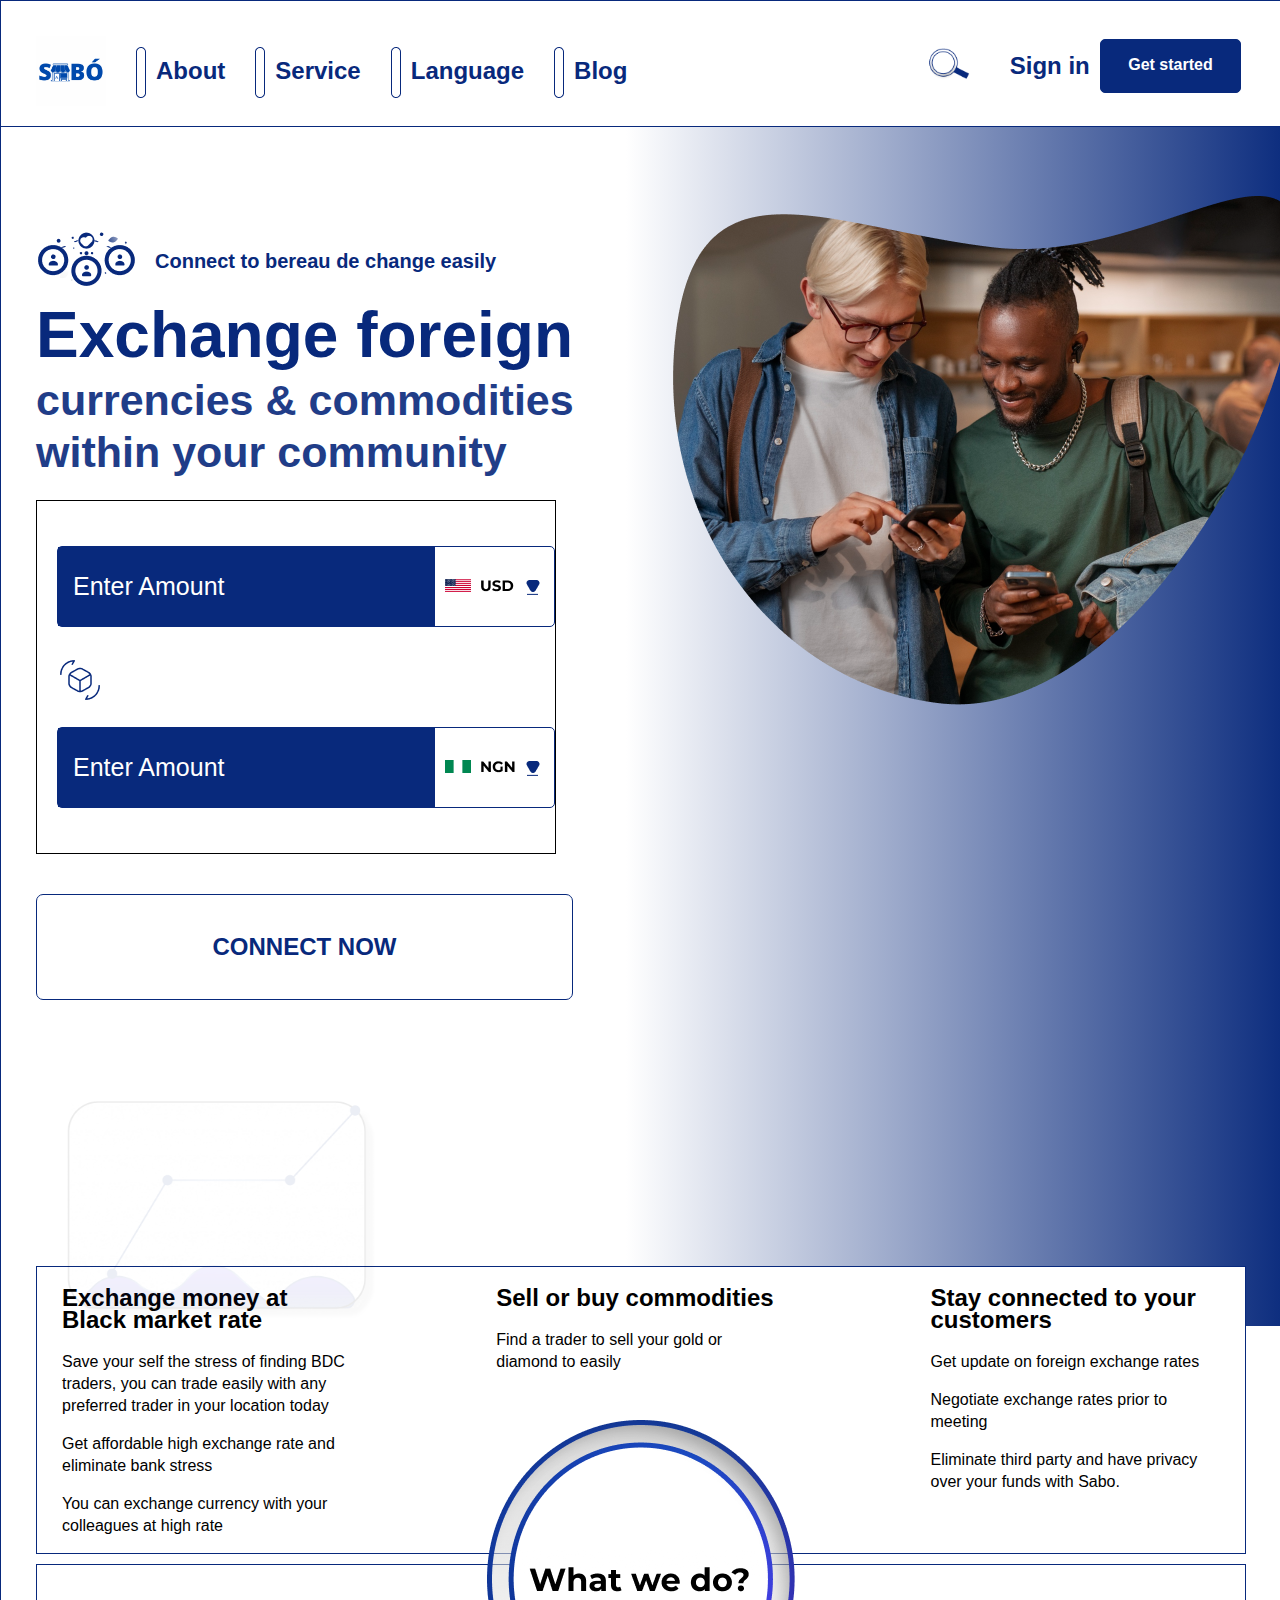
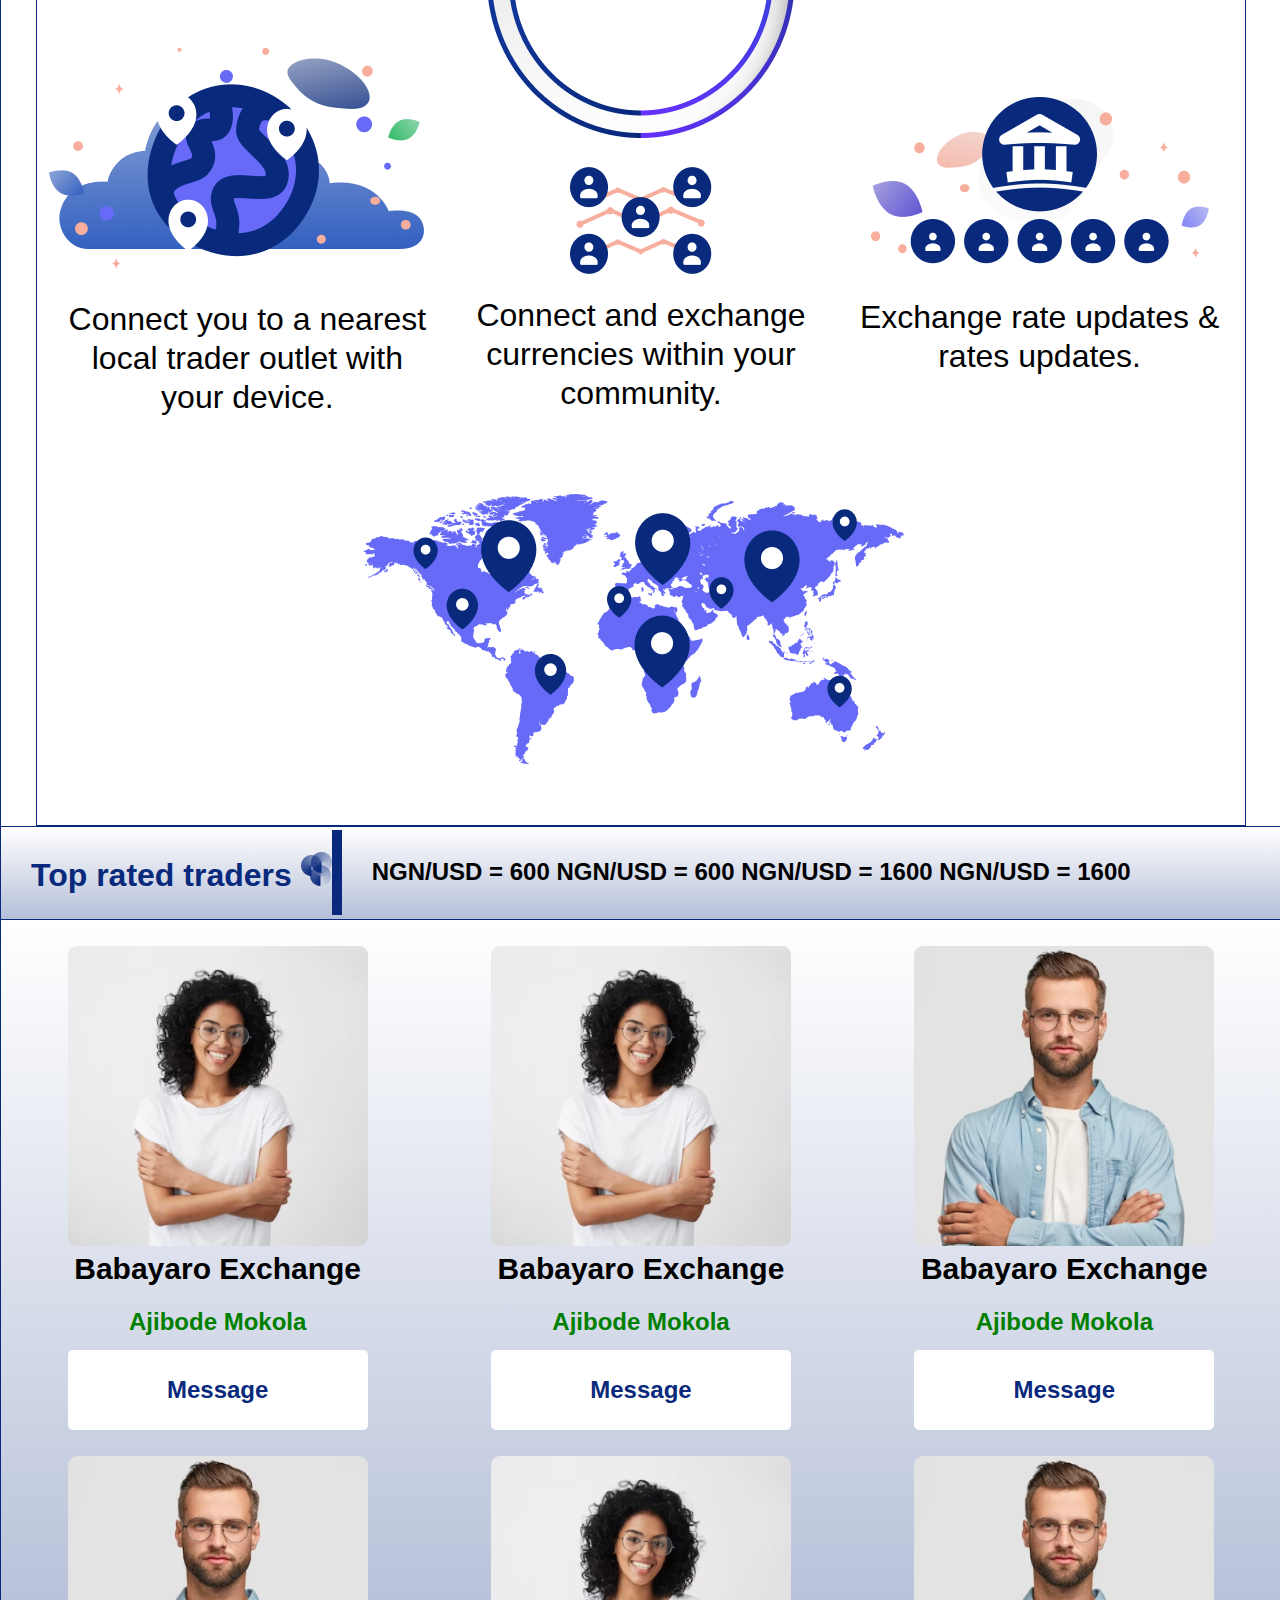
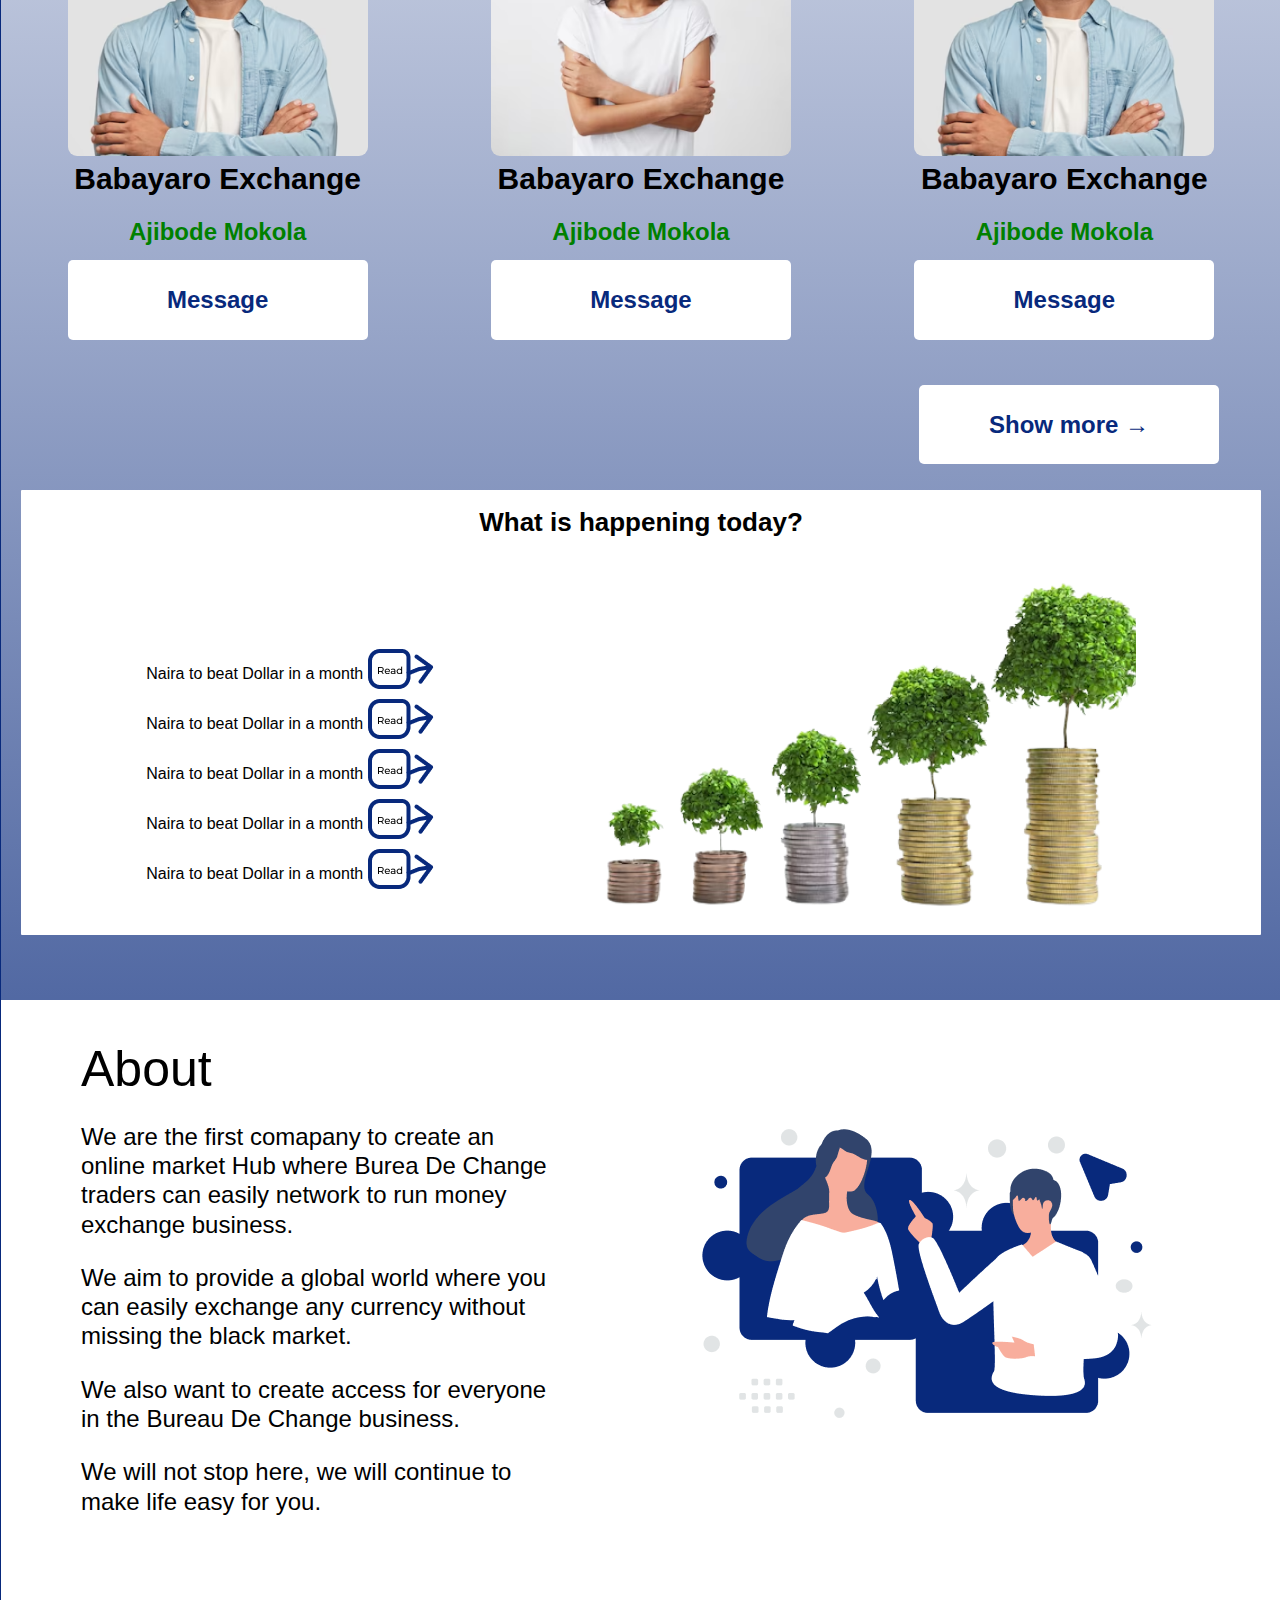
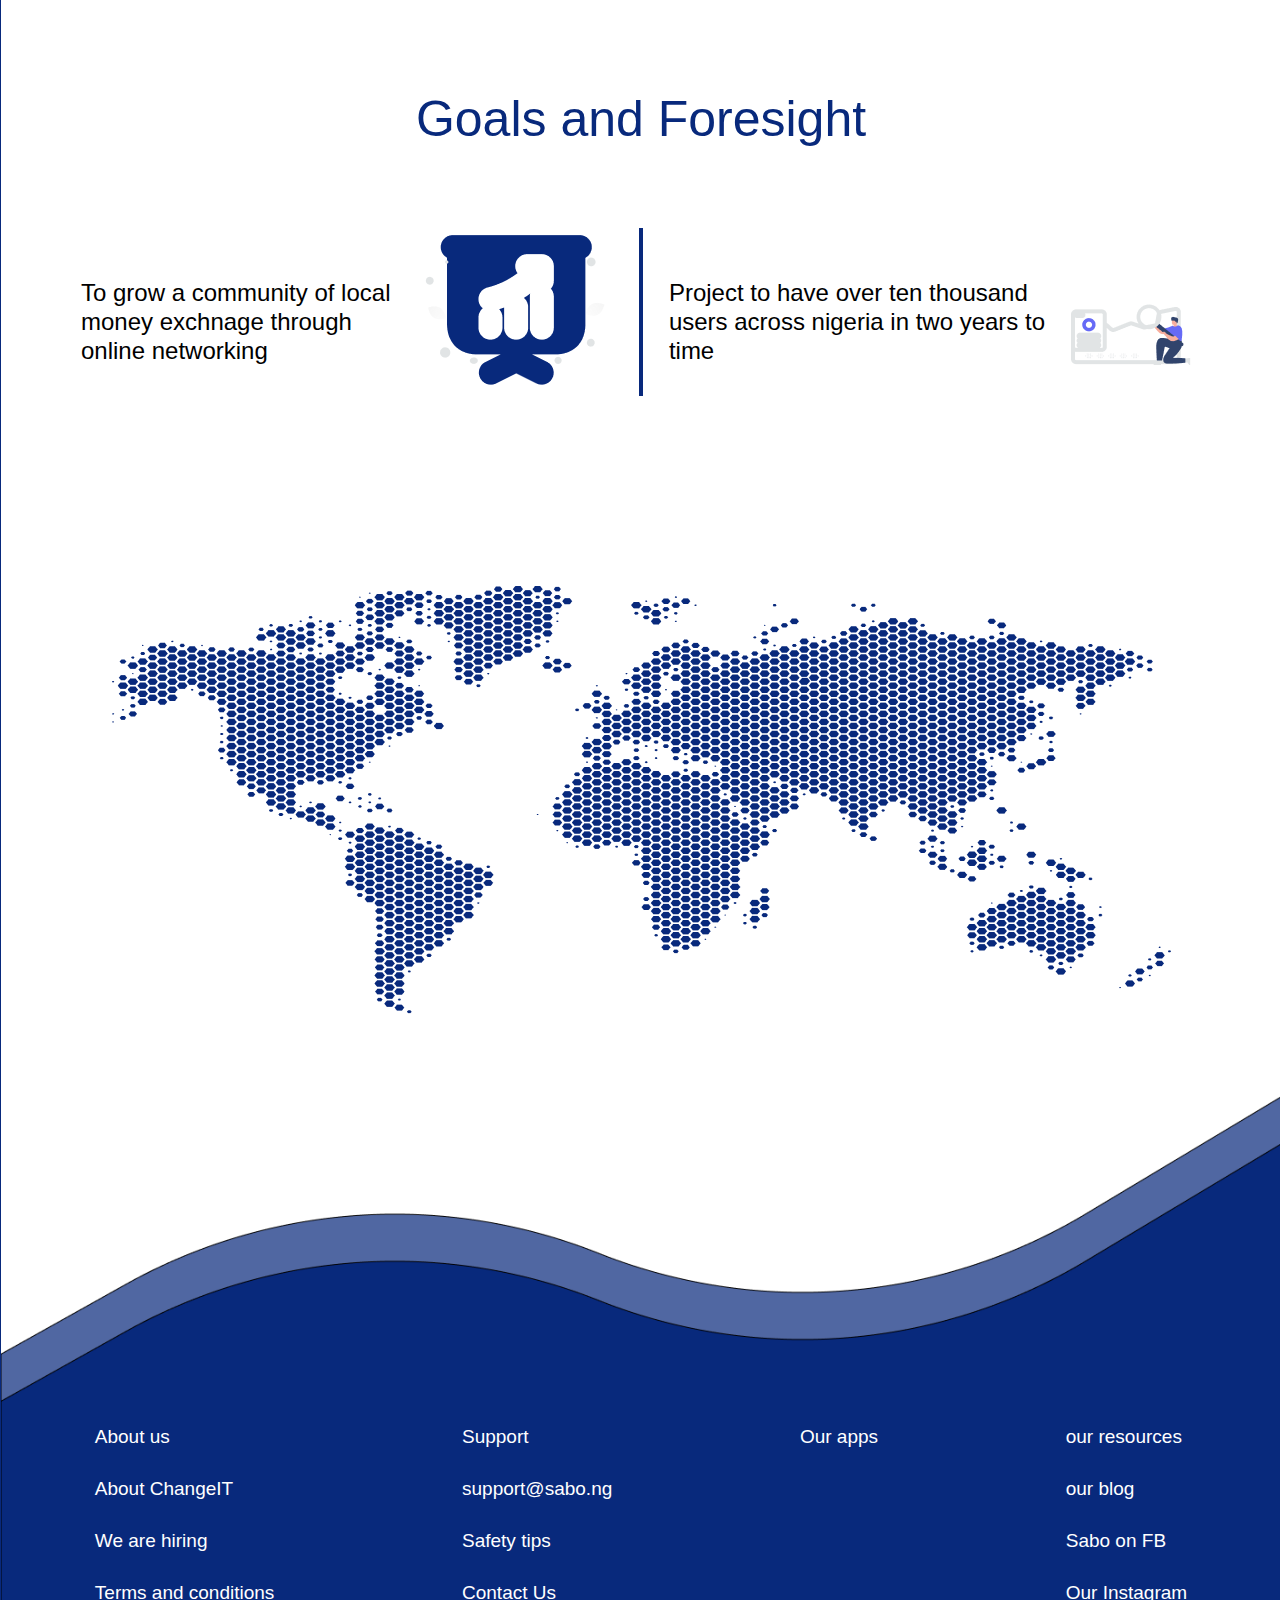
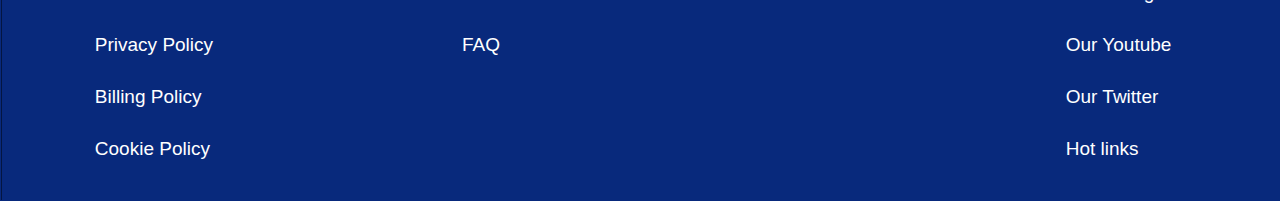
<file: index.html>
<!DOCTYPE html>
<html lang="en">
<head>
    <meta charset="UTF-8">
    <meta name="viewport" content="width=device-width, initial-scale=1.0">
    <title>SABO | Homepage</title>

    <link rel="stylesheet" href="css\style.css">
    <link rel="stylesheet" href="css/mobileStyle.Css">

    <!--Link to animate.css-->
    <link rel="stylesheet" href="css/animate.min.css">
</head>
<body>


<!--This is the Container wrapping the html code for desktop code-->   
<div class="containerWrapper">
<div class="container">

<!--This is the NavigationBar Container-->   
<div class="Navbar">
    <div class="navbar">

    <div class="logoAndNav">
    <div class="saboLogo">
        <img src="images\saboo.png" alt="Sabo-Logo" id="Sabo-Logo">
    </div>

    <div class="navButtons">
        <span class="navButton">
            <span class="navButtonBar">
            <img src="images\verticalBar.png" alt="verticalBar" id="verticalBar">
            </span>
            <a href="#about">About</a>
        </span>
        
        <span class="navButton">
            <span class="navButtonBar">
            <img src="images\verticalBar.png" alt="verticalBar" id="verticalBar">
            </span>
            <a href="#service">Service</a>
        </span>
        
        <span class="navButton">
            <span class="navButtonBar">
            <img src="images\verticalBar.png" alt="verticalBar" id="verticalBar">
            </span>
            <a>Language</a>
       
        <span class="navButton">
            <span class="navButtonBar">
            <img src="images\verticalBar.png" alt="verticalBar" id="verticalBar">
            </span>
            <a href="#blog">Blog</a>
        </span>
    </div>
</div>


    <div class="navBtnSigns">
        <img src="images/Group 1051.png" alt="search icon" id="search-icon" class="searchIcon">
        <a href="./signInOption.html" class="signIn">Sign in</a>
        <a href="./signUpOption.html" class="signUp">Get started</a>
    </div>

    <!--This is the part that becomes visible after the user logs in-->
    <!--
    <div class="navIcons">
        <img src="images/Group 1051.png" alt="search icon">
        <img src="images/Group 885.png" alt="notification icon">
        <img src="images/Group 884.png" alt="message icon">
        <img src="images/Ellipse 133.png" alt="user's avatar">
    </div>
    --->

   </div>
</div>
<!--This div goes under when the login or sign up button is clicked-->
<div class="rp" id="rp">
    <!--This is the Hero Section Container--> 
 <div class="heroSection">
 <!--Search Bar---->
    <div class="hidden"  id="search-bar">
        <div class="searchBarAndIcon">
            <input type="text" name="" id="" class="searchBar"   placeholder="I am looking for... ">
            <span class="lens">&#128269;</span>
        </div>
    </div>
    <div class="hero">
        <div class="hero1-compartment">
            <div class="ctb">
                <span>
                    <img src="images\connectionImg.png"
                     alt=" " id="dis" >
                </span>
                <span>
                    <p class="ctb-text">Connect to bereau de change easily</p>
                </span>
            </div>
            <div class="exchange">
                <h1>
                    <span class="ef">Exchange foreign</span> <br class="remove">
                    <span class="oc">
                        currencies & commodities <br class="remove">
                        within  your community <br class="remove">
                    </span>
                </h1>
            </div>
            <!--Currency Converter-->
            <div class="calculatorExterior" id="calc">
                <div class="usdbox" id="usdbox">
                    <label for="usd"></label>
                    <input type="number" name=" " id="usd" class="usdinput" placeholder="Enter Amount"> 
                    <img src="images/Group 1218.png" alt="">
                </div>
                <div class="rotator"  id="swapButton" onclick="rotate()">
                    <img src="images/3d-rotate.png" alt="">
                </div>
                <div class="rotator"  id="swapButton2" onclick="rotate2()">
                    <img src="images/3d-rotate.png" alt="">
                </div>
                <div class="nairabox" id="nairabox">
                    <label for="ngn"></label>
                    <input type="number" name=" " id="ngn" class="nairainput" placeholder="Enter Amount">
                    <img src="images/Group 1219.png" alt="">
                </div>
            </div>
           
            <a class="connectsNow" href="#ActiveTraders">CONNECT NOW</a>
           
            <div class="networkImg">        
            <img src="images\networkImg.png"
                 alt="network image" id="networkimg"> 
             </div>
                 
        </div>
        <div class="hero2-compartment">
            <img src="images/Mask group.png" alt=" " id=" ">
        </div>
    </div>
  </div> 
  
  
  <!--This is the beginning of "What We Do" Container / Services Container-->

  <div class="services-container1">
    <div class="services">
        <div class="exchange-money" id="service">
            <h2>
                Exchange money at 
                Black market rate
            </h2>
            <p>
                Save your self the stress of finding
                BDC traders, you can trade easily
                with any preferred trader in your 
                location today
            </p>
            <p>
                Get affordable high exchange rate and
                eliminate bank stress
            </p>
            <p>
                You can exchange currency with your 
                colleagues at high rate
            </p>
        </div>
        <div class="sell-or-buy">
            <h2>
                Sell or buy
                commodities
            </h2>
            <p>
                Find a trader to sell your gold or
                diamond to easily
            </p>
        </div>
        <div class="stay-connected">
           <h2>
                Stay connected to
                your customers
           </h2> 
           <p>
                Get update on foreign exchange rates
           </p>
           <p>
                Negotiate exchange rates prior to
                meeting
           </p>
           <p>
                Eliminate third party and have privacy 
                over your funds with Sabo.
           </p>
        </div>
    </div>
  </div>

  <!--This is the Second Services Container / "What We Do" Container-->

  <div class="services-container2">
    <div class="services2">
        <div class="what-we-do">
            <div class="what-we">
                <img src="images\whatWeDo.png"
                 alt="what-we-do-image" id="what-we-do">
            </div>
        </div>
        <div class="connect-exchange-updates">
            <div class="connect-you">
                <img src="images/312 1.png"
                     alt=" " id=" ">
                 <div class="connectYou-text">
                    Connect you to a
                    nearest local trader
                    outlet with 
                    your device.
                 </div>    
            </div> 
            <div class="connect-and-exchange">
                <img src="images/226 1.png"
                     alt=" " id=" ">
                <div class="connectAndExchange-text">
                   Connect and exchange
                   currencies within your
                   community.
                </div>      
            </div>
            <div class="exchange-rate-updates">
                <img src="images/Group 1009.png"
                     alt=" " id=" ">
                <div class="exchangeRateUpdates-text">
                   Exchange
                   rate updates & rates updates.
                </div>
            </div>
        </div>
        <div class="locations-around-theGlobe">
            <div class="locations-around">
                <img src="images/444 1.png"
                 alt="locations-around-the-globe-image" id="locations-around-Dglobe">
            </div>
        </div>
    </div>
  </div>

  <!--This is the Div containing the (General Price Of Dollar To Naira Of Top Rated Traders)-->

  <div class="top-rated-traders-general-price">
    <div class="top-rated-price-text">
        <div class="top-rated-text">
          <span class="trt">
            Top rated traders
          </span>
          <span class="trt-image">
            <img src="images\Group 988.png" 
             alt="top rated traders">
          </span>
        </div>
        <div class="top-rated-price">
            NGN/USD = 600 NGN/USD = 600 NGN/USD = 1600 NGN/USD = 1600
        </div>
    </div>
  </div>

   <!--This is the Div containing the Pictures/Avatars & Message Button For The Top Rated Traders)-->
    <div class="tradersbox">
    <div class="top-rated-traders-imgAndMsgBtn">
            <div class="Tr-Trader-Img-Container1"  id="ActiveTraders">
                <div class="traderImgContainer">
                    <img src="images/Frame 1194.png" alt="">  
                </div>
                <p class="trdname">Babayaro Exchange</p>
                <p class="traderLocation">Ajibode Mokola</p>
                <a href="./chat.html" class="msgTrdBtn">Message</a>
            </div>
            <div class="Tr-Trader-Img-Container1">
                <div class="traderImgContainer">
                    <img src="images/Frame 1194.png" alt="">  
                </div>
                <p class="trdname">Babayaro Exchange</p>
                <p class="traderLocation">Ajibode Mokola</p>
                <a href="./chat.html" class="msgTrdBtn">Message</a>
            </div>
            <div class="Tr-Trader-Img-Container1">
                <div class="traderImgContainer">
                    <img src="images/Frame 1194 (1).png" alt="">  
                </div>
                <p class="trdname">Babayaro Exchange</p>
                <p class="traderLocation">Ajibode Mokola</p>
                <a href="./chat.html" class="msgTrdBtn">Message</a>
            </div>
    </div>
    <div class="top-rated-traders-imgAndMsgBtn">
            <div class="Tr-Trader-Img-Container1"  id="ActiveTraders">
                <div class="traderImgContainer">
                    <img src="images/Frame 1194 (1).png" alt="">  
                </div>
                <p class="trdname">Babayaro Exchange</p>
                <p class="traderLocation">Ajibode Mokola</p>
                <a href="./chat.html" class="msgTrdBtn">Message</a>
            </div>
            <div class="Tr-Trader-Img-Container1">
                <div class="traderImgContainer">
                    <img src="images/Frame 1194.png" alt="">
                </div>
                <p class="trdname">Babayaro Exchange</p>
                <p class="traderLocation">Ajibode Mokola</p>
                <a href="./chat.html" class="msgTrdBtn">Message</a>
            </div>
            <div class="Tr-Trader-Img-Container1">
                <div class="traderImgContainer">
                    <img src="images/Frame 1194 (1).png" alt="">  
                </div>
                <p class="trdname">Babayaro Exchange</p>
                <p class="traderLocation">Ajibode Mokola</p>
                <a href="./chat.html" class="msgTrdBtn">Message</a>
            </div>
    </div> 
    <!--show more---->
    <div class="showmoretraders">
        <a href="./activeVendors.html" class="showmore">Show more &#8594;</a>
    </div>
    <!---WHAT is happening today div-->
    <div class="wiht">
        <h3 id="blog">What is happening today?</h3>
        <div class="tandg">
            <div class="text">
                <div class="nairabeatdollar">
                    <p class="txt">Naira to beat Dollar in a month</p>
                    <div class="dri">
                        <img src="images/Vector 25.png" alt="" class="ri">
                        <img src="images/Frame 1201.png" alt="" class="ai">
                    </div>
                </div>
                <div class="nairabeatdollar">
                    <p class="txt">Naira to beat Dollar in a month</p>
                    <div class="dri">
                        <img src="images/Vector 25.png" alt="" class="ri">
                        <img src="images/Frame 1201.png" alt="" class="ai">
                    </div>
                </div>
                <div class="nairabeatdollar">
                    <p class="txt">Naira to beat Dollar in a month</p>
                    <div class="dri">
                        <img src="images/Vector 25.png" alt="" class="ri">
                        <img src="images/Frame 1201.png" alt="" class="ai">
                    </div>
                </div>
                <div class="nairabeatdollar">
                    <p class="txt">Naira to beat Dollar in a month</p>
                    <div class="dri">
                        <img src="images/Vector 25.png" alt="" class="ri">
                        <img src="images/Frame 1201.png" alt="" class="ai">
                    </div>
                </div>
                <div class="nairabeatdollar">
                    <p class="txt">Naira to beat Dollar in a month</p>
                    <div class="dri">
                        <img src="images/Vector 25.png" alt="" class="ri">
                        <img src="images/Frame 1201.png" alt="" class="ai">
                    </div>
                </div>
            </div>
            <img src="images/Playful african man joking with beautiful european man while the holding money.png" alt="">
        </div>
    </div>
    </div>
   
   <!--This is the div containing the 'About Us' Container-->
   <div class="about-us">
    <div class="about">
        <div class="aboutUs-text">
            <span class="about-header" id="about">
             About   
            </span>
            <p>
            We are the first comapany to create an online
            market Hub where Burea De Change traders 
            can easily network to run money exchange
            business.
            </p>
            
            <p>
            We aim to provide a global world where you
            can easily exchange any currency without 
            missing the black market.
            </p>

            <p>
            We also want to create access for everyone
            in the Bureau De Change business.  
            </p>

            <p>
            We will not stop here, we will continue to make life 
            easy for you.
            </p>
        </div>
        <div class="aboutUs-image">
            <img src="images\432 1.png"
             alt="about-Sabo-image">
        </div>
    </div>
   </div>


   <!---This is the Div containing Goals & Foresight Container-->


<div class="Goals-and-foresight">
 <div class="Goals-and-fores">
        <div class="goals-and-foresight-text">
            <span class='G-A-F'>Goals and Foresight</span>
        </div>
   <div class="goals-and-foresight">
    <div class="g-a-f">

        <div class="goals">
            <div class="goal">
                <div class="goal-text">
                    To  grow a community of local
                    money exchnage through online
                    networking
                </div>
                <div class="goal-image">
                    <img src="images\495 1.png" alt="sabo goals">
                </div>
            </div>
        </div>
        <div class="foresight">
            <div class="fores">
                <div class="foresight-text">
                    Project to have over ten thousand
                    users across nigeria in two years to time
                </div>
                <div class="foresight-image">
                    <img src="images\464 1.png" 
                     alt="sabo foresight image">
                </div>
            </div>
        </div>
    </div>
   </div>
 </div>
</div>


   <!--This is the Div containing the image showing the world map-->
   <div class="global-image">
        <img src="images\Group 1129.png"
         alt="globe of the world">
   </div>

   <!--This is the div containing the footer-->
   <div class="footer">
    <div class="footer-content" style="background-image: url('images/Group 1128.png')";>
        <div class="footer1">
            <a href="about">About us</a>
            <a href="#">About ChangeIT</a>
            <a href="#">We are hiring</a>
            <a href="#">Terms and conditions</a>
            <a href="#">Privacy Policy</a>
            <a href="#">Billing Policy</a>
            <a href="#">Cookie Policy</a>
        </div>
           <div class="footer2">
            <a href="#">Support</a>
            <a href="#">support@sabo.ng</a>
            <a href="#">Safety tips</a>
            <a href="#">Contact Us</a>
            <a href="#">FAQ</a>
        </div>
        <div class="footer3">
            <a href="#">Our apps</a>
        </div>
        <div class="footer4">
            <a href="#">our resources</a>
            <a href="#blog">our blog</a>
            <a href="#">Sabo on FB</a>
            <a href="#">Our Instagram</a>
            <a href="#">Our Youtube</a>
            <a href="#">Our Twitter</a>
            <a href="#">Hot links</a>
        </div>
    </div>
   </div>
</div>

</div>
</div>

<!--This is the Container wrapping the html code for mobile mode-->   
<div class="mobileContainer">
    <div class="navbarM">
        <div class="navbarlinkM1">
            <img src="images/sabolNew.png" alt="sabo logo" class="saboLog">
            <img src="images/cashback_7994388.gif" alt="" class="saboLogAnim">
        </div>
        <!--This part is to be hidden once the user logs in-->  
        <div class="navbarlinkM2">
            <img src="images/Group 1051.png" alt="search icon" class="srchIcon" id="search-icon2">
            <a href="./signInOption.html" class="signinM">Sign in</a>
            <a href="./signUpOption.html" class="signupM">Get Started</a>
        </div>
        
        <!--This is the part that becomes visible after the user logs in-->
        <!---
        <div class="navIcons">
            <img src="images/Group 1051.png" alt="search icon" id="search-icon2">
            <img src="images/Group 885.png" alt="notification icon">
            <img src="images/Group 884.png" alt="message icon">
            <img src="images/Ellipse 133.png" alt="user's avatar">
        </div>
        --->
    </div>
    <div class="mR" id="mR">
        <div class="heroM">
            <!--Search Bar---->
            <div class="hidden2"  id="search-bar2">
                <div class="searchBarAndIcon2">
                    <input type="text" name="" id="" class="searchBar2"   placeholder="I am looking for... ">
                    <span class="lens2">&#128269;</span>
                </div>
            </div>
            <!--Hero Container--> 
            
            <div class="exM">
                <h2>Exchange Foreign</h2>
                <p>currencies & commodities within your<br> community easily</p>
            </div>
            <div class="hImg">
                <img src="images/Mask group.png" alt="">
            </div>
            <div class="CM">
            <a href="#activeTraders" class="cM">connect now</a>
           </div>
    
           <!--second container-->
           <div class="Ess">
            <div class="exs3">
                <div class="Ex1">
                        <div class="Ex1a">
                            <h3 id="service">Exchange money at Black market rate</h3>
                            <p>
                                Save your self the stress of finding
                                BDC traders, you can trade easily
                                with any preferred trader in your
                                location today
                            </p>
                        </div>
                        <div class="Ex1b">
                            <img src="images/mail_15309822.gif" alt="">
                        </div>
                </div>
                <div class="Ex2">
                    <div class="Ex2a">
                        <h3>Sell or buy<br>commodities</h3>
                        <p>
                            Find a trader to sell your
                            gold or diamond easily
                        </p>
                    </div>
                    <div class="Ex2b">
                        <img src="images/money_16767063.gif" alt="" >
                    </div>
                </div>
                <div class="Ex3">
                    <div class="Ex3a">
                        <h3>Stay connected<br> with customers</h3>
                        <p>
                            Get update on foreign exchange rates
                       </p>
                       <p>
                            Negotiate exchange rates prior to
                            meeting
                       </p>
                       <p>
                            Eliminate third party and have privacy 
                            over your funds with Sabo.
                       </p>
                    </div>
                    <div class="Ex3b">
                        <img src="images/monetization_17905049.gif" alt="">
                    </div>
                </div>
            </div>
           </div>


           <!--Top Rated Traders-->
            <div class="trt">
                <div class="tr">Top Rate</div>
                <div class="trp">
                    <div class="swiper-container card-slider">
                        <div class="swiper-wrapper">
                                    
                            <!-- Slide -->
                            <div class="swiper-slide">
                                <div class="card">
                                    <p class="currentRate">NGN/USD = 1500</p>
                                </div>
                            </div> <!-- end of swiper-slide -->
                            <!-- Slide -->
                            <div class="swiper-slide">
                                <div class="card">
                                    <p class="currentRate">NGN/USD = 1500</p>
                                </div>
                            </div> <!-- end of swiper-slide -->
                            <!-- Slide -->
                            <div class="swiper-slide">
                                <div class="card">
                                    <p class="currentRate">NGN/USD = 1500</p>
                                </div>
                            </div> <!-- end of swiper-slide -->
                            <!-- Slide -->
                            <div class="swiper-slide">
                                <div class="card">
                                    <p class="currentRate">NGN/USD = 1500</p>
                                </div>
                            </div> <!-- end of swiper-slide -->
                            <!-- Slide -->
                            <div class="swiper-slide">
                                <div class="card">
                                    <p class="currentRate">NGN/USD = 1500</p>
                                </div>
                            </div> <!-- end of swiper-slide -->
                            <!-- Slide -->
                            <div class="swiper-slide">
                                <div class="card">
                                    <p class="currentRate">NGN/USD = 1500</p>
                                </div>
                            </div> <!-- end of swiper-slide -->
                            <!-- Slide -->
                            <div class="swiper-slide">
                                <div class="card">
                                    <p class="currentRate">NGN/USD = 1500</p>
                                </div>
                            </div> <!-- end of swiper-slide -->
                           
                        </div>
                    </div>
                </div>
            </div>    

        </div>
    </div>

        <!--Traders Images & Names-->
        <div class="traderImgAndName" id="activeTraders">
            <div class="trader1">
                <div class="traderImage">
                    <img src="images/Rectangle 669.png" alt="">
                </div>
                <p class="exchangeName">Babayro Exchange</p>
                <p class="exchangeLocation" style="margin-top: -9px;">Ajibode Mokola</p>
                <a href="./chat.html" class="msgbtn">Message</a>
            </div>
            <div class="trader1">
                <div class="traderImage">
                    <img src="images/Rectangle 669.png" alt="">
                </div>
                <p class="exchangeName">Babayaro Exchange</p>
                <p class="exchangeLocation" style="margin-top: -9px;">Ajibode Mokola</p>
                <a href="./chat.html" class="msgbtn">Message</a>
            </div>
            <div class="trader1">
                <div class="traderImage">
                    <img src="images/Rectangle 669.png" alt="">
                </div>
                <p class="exchangeName">Babayaro Exchange</p>
                <p class="exchangeLocation" style="margin-top: -9px;">Ajibode Mokola</p>
                <a href="./chat.html" class="msgbtn">Message</a>
            </div>
            <div class="trader1">
                <div class="traderImage">
                    <img src="images/Rectangle 669.png" alt="">
                </div>
                <p class="exchangeName">Babayaro Exchange</p>
                <p class="exchangeLocation" style="margin-top: -9px;">Ajibode Mokola</p>
                <a href="./chat.html" class="msgbtn">Message</a>
            </div>
            <div class="trader1">
                <div class="traderImage">
                    <img src="images/Rectangle 669.png" alt="">
                </div>
                <p class="exchangeName">Babayaro Exchange</p>
                <p class="exchangeLocation" style="margin-top: -9px;">Ajibode Mokola</p>
                <a href="./chat.html" class="msgbtn">Message</a>
            </div>
            <div class="trader1">
                <div class="traderImage">
                    <img src="images/Rectangle 669.png" alt="">
                </div>
                <p class="exchangeName">Babayaro Exchange</p>
                <p class="exchangeLocation" style="margin-top: -9px;">Ajibode Mokola</p>
                <a href="./chat.html" class="msgbtn">Message</a>
            </div>
            
        </div>
        <!--Button to see all traders-->
        <div class="seeall">
            <a href="./activeVendors.html" class="seeAll">
                <span>Show more</span>
                <span>&#10230;</span>
            </a>
        </div>
        <!--About us container-->
        <div class="Atitle">
            <h1 id="about">About</h1>
        </div>
        <div class="Aimg">
            <img src="images/newPointImg.png" alt="">
        </div>
        <div class="Atext">
                <p>
                We are the first comapany to create an online
                market Hub where Burea De Change traders 
                can easily network to run money exchange
                business.
                </p>
                
                <p>
                We aim to provide a global world where you
                can easily exchange any currency without 
                missing the black market.
                </p>
    
                <p>
                We also want to create access for everyone
                in the Bureau De Change business.  
                </p>
    
                <p>
                We will not stop here, we will continue to make life 
                easy for you.
                </p>
        </div>
        <!--Goals & Foresight-->
        <div class="Gtitle">
            <h2>Goals and Foresight</h2>
        </div>
        <div class="Gimg">
            <img src="images/newGoalImg.png" alt="">
        </div>
        <div class="Gtxt1">
            To  grow a community of local
            money exchnage through online
            networking  
        </div>
        <div class="Gimg2">
            <img src="images/newProjectionImg.png" alt="">
        </div>
        <div class="Gtxt2">
            Projected to have over ten thousand
            users across Nigeria in two years time 
        </div>
        <!--World Location-->
        <div class="wimg">
            <img src="images/Group 1.png" alt="">
        </div>
        <!--Footer-->
        <div class="FooterM" style="background-image:url('images/Group\ 1131.png') ;">
            <div class="f1">
                <a href="#" class="fl">About us</a>
                <a href="#" class="fl">Support</a>
            </div>
            <div>
                <a href="#" class="fl">Our apps</a>
            </div>
            <div>
                <a href="#" class="fl">Our resources</a>
            </div>
        </div>
</div>

<script src="./swiper.min.js"></script> <!-- Swiper for image and text sliders -->

<script src="./script.js"></script> <!--Main  JavaScript File-->

<script>
const searchIcon = document.getElementById("search-icon");
const searchBar = document.getElementById("search-bar");

searchIcon.addEventListener("click", (event) => {
    searchBar.classList.toggle("hidden"); // Toggle visibility
    searchBar.style.display ='flex';
    event.stopPropagation(); // Prevent click from bubbling to body
});

document.body.addEventListener("click", (event) => {
    if (!searchBar.classList.contains("hidden")) {
        searchBar.classList.add("hidden"); // Hide when clicking outside
    searchBar.style.display ='none';

    }
});

// Prevent the search bar from hiding when clicked
searchBar.addEventListener("click", (event) => {
    event.stopPropagation();
});


// toggle function for mobile mode
const searchIcon2 = document.getElementById("search-icon2");
const searchBar2 = document.getElementById("search-bar2");

searchIcon2.addEventListener("click", (event) => {
    searchBar2.classList.toggle("hidden2"); // Toggle visibility
    searchBar2.style.display ='flex';
    event.stopPropagation(); // Prevent click from bubbling to body
});

document.body.addEventListener("click", (event) => {
    if (!searchBar2.classList.contains("hidden2")) {
        searchBar2.classList.add("hidden2"); // Hide when clicking outside
    searchBar2.style.display ='none';

    }
});

// Prevent the search bar from hiding when clicked
searchBar2.addEventListener("click", (event) => {
    event.stopPropagation();
});




    // Conversion rate (1 USD = 1600 NGN,we can adjust this rate as needed)
    const exchangeRate = 1600;
  
    //input fields
    const usdInput = document.getElementById('usd');
    const ngnInput = document.getElementById('ngn');
  
    // Function to update the currency conversion from USD to NGN
    function convertUSDToNGN() {
      const usdAmount = parseFloat(usdInput.value);
      if (!isNaN(usdAmount)) {
        ngnInput.value = (usdAmount * exchangeRate).toFixed(2);
      } else {
        ngnInput.value = '';
      }
    }
  
    // Function to update the currency conversion from NGN to USD
    function convertNGNToUSD() {
      const ngnAmount = parseFloat(ngnInput.value);
      if (!isNaN(ngnAmount)) {
        usdInput.value = (ngnAmount / exchangeRate).toFixed(2);
      } else {
        usdInput.value = '';
      }
    }
  
    // Event listeners to trigger the conversion while typing
    usdInput.addEventListener('input', convertUSDToNGN);
    ngnInput.addEventListener('input', convertNGNToUSD);

    function rotate() {
        if (document.getElementById('calc').style.flexDirection ='column'){
       document.getElementById('calc').style.flexDirection ='column-reverse';
       document.getElementById('swapButton').style.display ='none';
       document.getElementById('swapButton2').style.display ='block';
        } else {
            document.getElementById('calc').style.flexDirection ='column';
        }
    }

    function rotate2() {
        if (document.getElementById('calc').style.flexDirection ='column-reverse'){
       document.getElementById('calc').style.flexDirection ='column';
       document.getElementById('swapButton2').style.display ='none';
       document.getElementById('swapButton').style.display ='block';
        } else {
            document.getElementById('calc').style.flexDirection ='column';
        }
    }


    var showSignUpForm = () => {
        document.getElementById('signInCont1').style.display = 'none';
        document.getElementById('signUpCont1').style.display = 'block';
        document.getElementById('signUpCont1').style.display = 'flex';
        document.getElementById('rp').style.opacity = 0.2;
        document.getElementById('mR').style.opacity = 0.2;
        document.getElementById('container').style.zIndex = -10;
    }

    var showSignInForm = () => {
        document.getElementById('signUpCont1').style.display = 'none';
        document.getElementById('signInCont1').style.display = 'block';
        document.getElementById('signInCont1').style.display = 'flex';
        document.getElementById('rp').style.opacity = 0.2;
        document.getElementById('mR').style.opacity = 0.2;
        document.getElementById('container').style.zIndex = -10;
    }
    
</script>




</body>
</html>
</file>
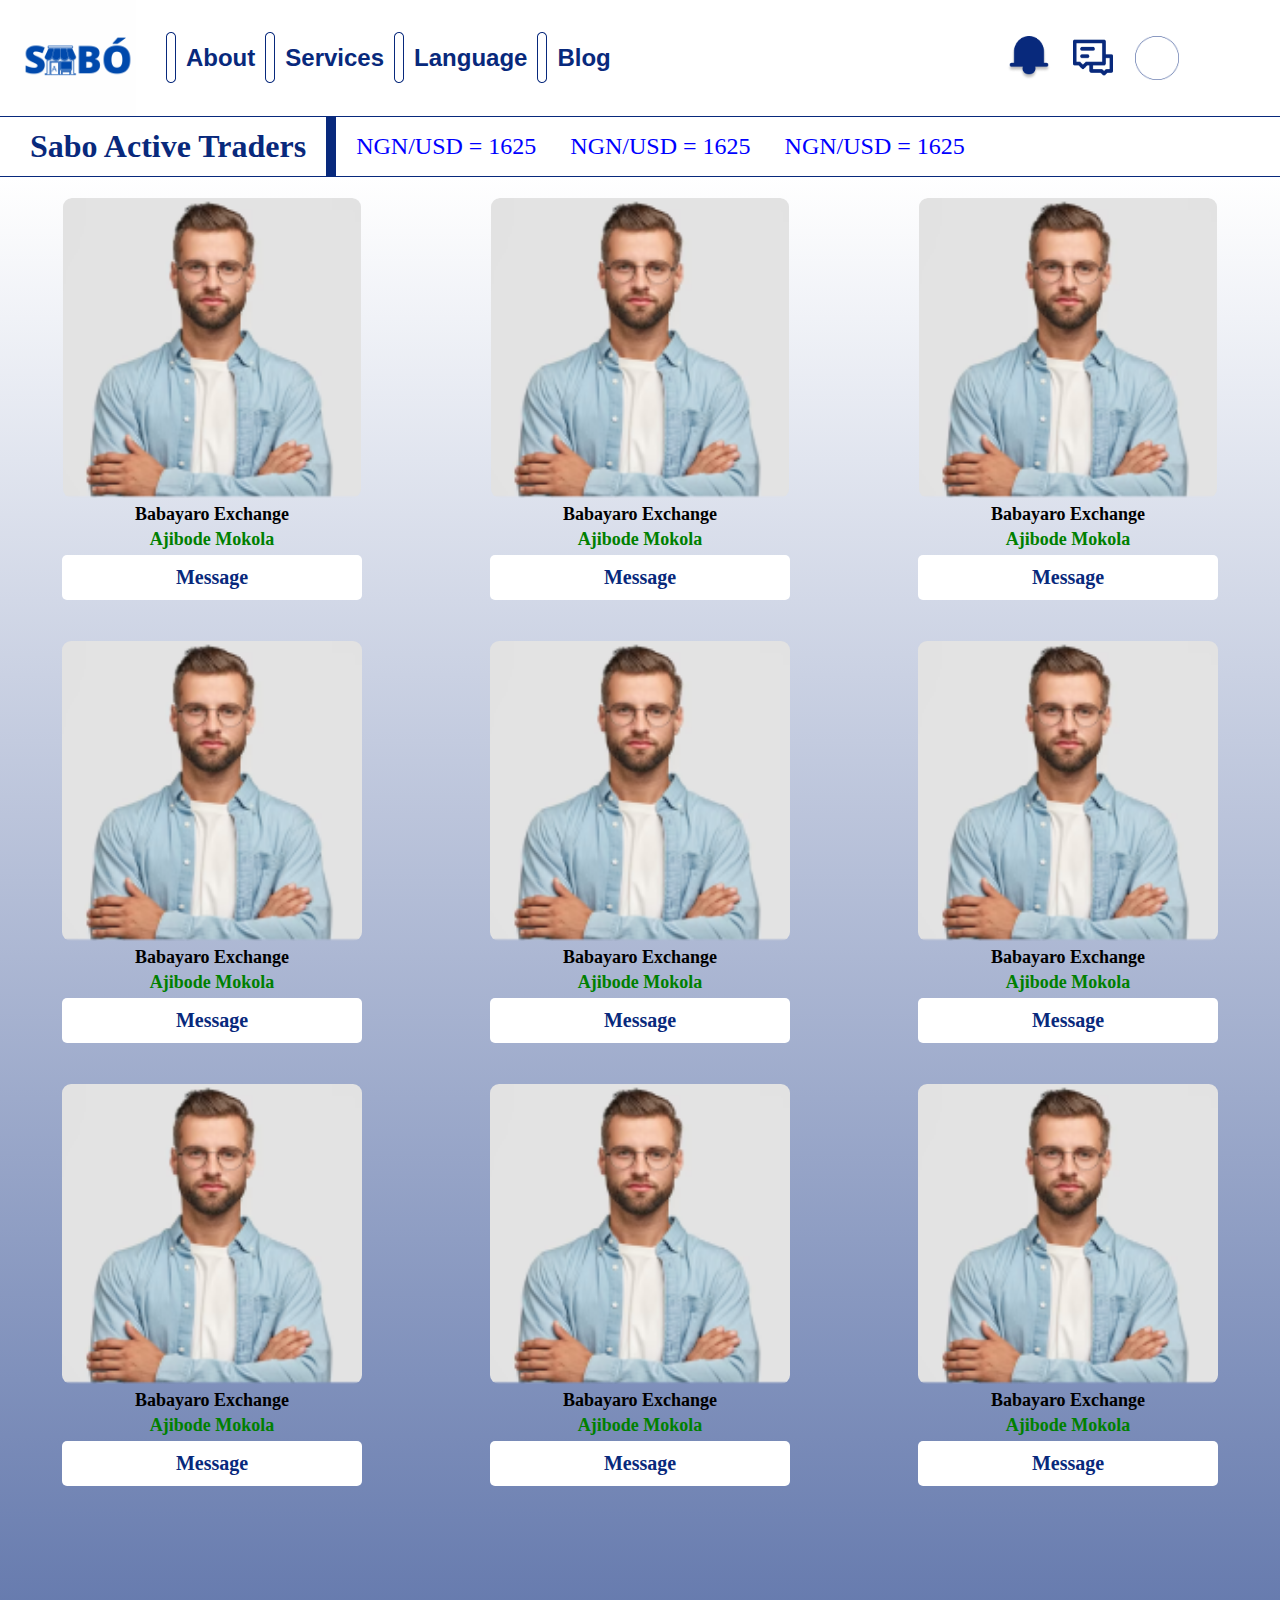
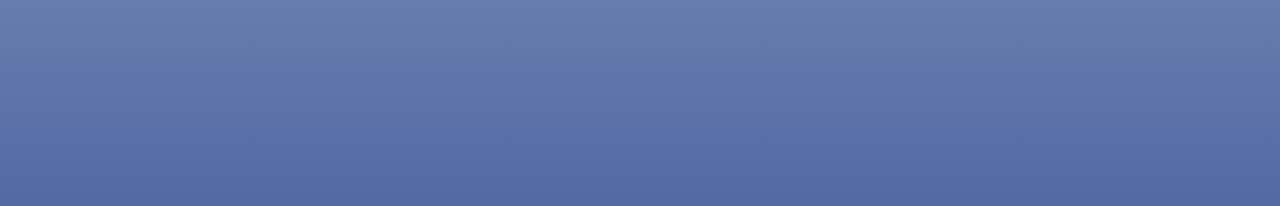
<file: activeVendors.html>
<!DOCTYPE html>
<html lang="en">
<head>
    <meta charset="UTF-8">
    <meta name="viewport" content="width=device-width, initial-scale=1.0">
    <title>SABO | Vendors List</title>
    <link rel="stylesheet" href="css/vendorStyle.css">
</head>
<body>


<!--This is the NavigationBar Container-->   
<div class="Navbar">
    <div class="logoAndNav">
        <img src="images\saboo.png" alt="Sabo-Logo" class="Sabo-Logo">
        <div class="navButtons">
            <div class="navButton">
                <img src="images\verticalBar.png" alt="verticalBar" id="verticalBar">
                <a href="./index.html" class="">About</a>
            </div>
            <div class="navButton">
                <img src="images\verticalBar.png" alt="verticalBar" id="verticalBar">
                <a href="./index.html">Services</a>
            </div>
            <div class="navButton">
                <img src="images\verticalBar.png" alt="verticalBar" id="verticalBar">
                <a href="./index.html">Language</a>
            </div>
            <div class="navButton">
                <img src="images\verticalBar.png" alt="verticalBar" id="verticalBar">
                <a href="./index.html">Blog</a>
            </div>
        </div>
    </div>
    
    <div class="navIcons">
    <!--<img src="images/Group 1051.png" alt="search icon">-->
    <img src="images/Group 885.png" alt="notification icon">
    <img src="images/Group 884.png" alt="message icon">
    <img src="images/Ellipse 133.png" alt="user's avatar">
    </div>
</div>
<!--This is the Container containing the current exchange rate of naira to dollar-->
<div class="nDollar">
    <div class="actH">
        <span>Sabo Active Traders</span>
    </div>
    <div class="cPrice">
        <span>NGN/USD = 1625</span>
        <span>NGN/USD = 1625</span>
        <span id="remove">NGN/USD = 1625</span>
    </div>
</div> 
<!--This the container containing the  image and message btn of the vendors/traders-->
<div class="traderInfo">
    <div class="trader1">
        <div class="traderImage">
            <div class="traderImage">
                <img src="images/Rectangle 669.png" alt="">
            </div>
        </div>
        <p class="trdname">Babayaro Exchange</p>
        <span class="location">Ajibode Mokola</span>
        <a href="./chat.html" class="msgTrdBtn">Message</a>
    </div>
    <div class="trader1">
        <div class="traderImage">
            <div class="traderImage">
                <img src="images/Rectangle 669.png" alt="">
            </div>
        </div>
        <p class="trdname">Babayaro Exchange</p>
        <span class="location">Ajibode Mokola</span>
        <a href="./chat.html" class="msgTrdBtn">Message</a>
    </div>
    <div class="trader1">
        <div class="traderImage">
            <div class="traderImage">
                <img src="images/Rectangle 669.png" alt="">
            </div>
        </div>
        <p class="trdname">Babayaro Exchange</p>
        <span class="location">Ajibode Mokola</span>
        <a href="./chat.html" class="msgTrdBtn">Message</a>
    </div>
    <div class="trader1">
        <div class="traderImage">
            <img src="images/Rectangle 669.png" alt="">
        </div>
        <p class="trdname">Babayaro Exchange</p>
        <span class="location">Ajibode Mokola</span>
        <a href="./chat.html" class="msgTrdBtn">Message</a>
    </div>
    <div class="trader1">
        <div class="traderImage">
            <img src="images/Rectangle 669.png" alt="">
        </div>
        <p class="trdname">Babayaro Exchange</p>
        <span class="location">Ajibode Mokola</span>
        <a href="./chat.html" class="msgTrdBtn">Message</a>
    </div>
    <div class="trader1">
        <div class="traderImage">
            <img src="images/Rectangle 669.png" alt="">
        </div>
        <p class="trdname">Babayaro Exchange</p>
        <span class="location">Ajibode Mokola</span>
        <a href="./chat.html" class="msgTrdBtn">Message</a>
    </div>
    <div class="trader1">
        <div class="traderImage">
            <img src="images/Rectangle 669.png" alt="">
        </div>
        <p class="trdname">Babayaro Exchange</p>
        <span class="location">Ajibode Mokola</span>
        <a href="./chat.html" class="msgTrdBtn">Message</a>
    </div>
    <div class="trader1">
        <div class="traderImage">
            <img src="images/Rectangle 669.png" alt="">
        </div>
        <p class="trdname">Babayaro Exchange</p>
        <span class="location">Ajibode Mokola</span>
        <a href="./chat.html" class="msgTrdBtn">Message</a>
    </div>
    <div class="trader1">
        <div class="traderImage">
            <img src="images/Rectangle 669.png" alt="">
        </div>
        <p class="trdname">Babayaro Exchange</p>
        <span class="location">Ajibode Mokola</span>
        <a href="./chat.html" class="msgTrdBtn">Message</a>
    </div>
</div>

</body>
</html>
</file>
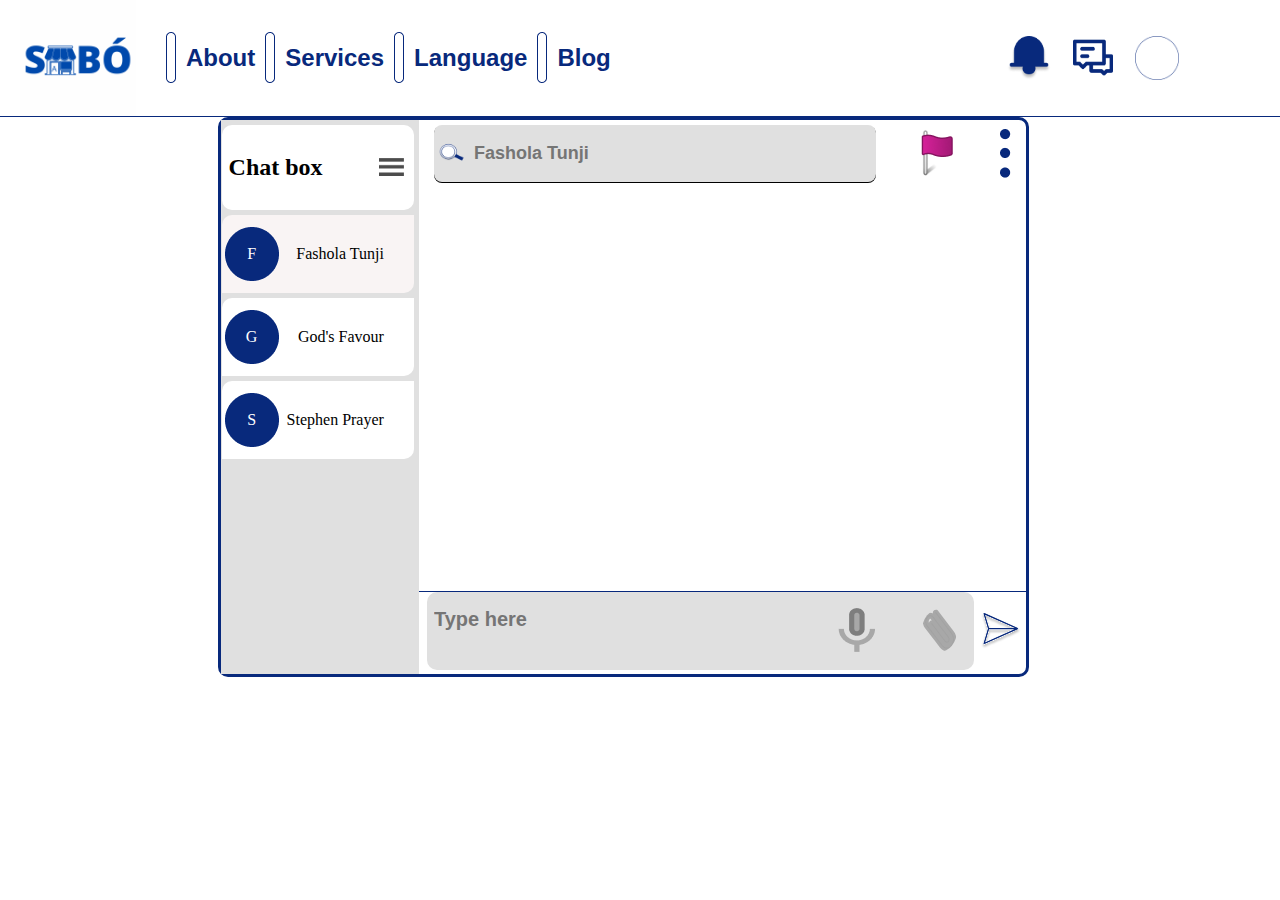
<file: chat.html>
<!DOCTYPE html>
<html lang="en">
<head>
    <meta charset="UTF-8">
    <meta name="viewport" content="width=device-width, initial-scale=1.0">
    <title>Sabo | Chats </title>
    <link rel="stylesheet" href="css/chat.css">
</head>
<body>

<!---Chat Interface for Desktop devices-->
<div class="desktopMode" id="desktopMode">
<!--NavigationBar Container-->   
<div class="Navbar">
    <div class="logoAndNav">
        <img src="images\saboo.png" alt="Sabo-Logo" class="Sabo-Logo">
        <div class="navButtons">
            <div class="navButton">
                <img src="images\verticalBar.png" alt="verticalBar" id="verticalBar">
                <a href="index.html" class="">About</a>
            </div>
            <div class="navButton">
                <img src="images\verticalBar.png" alt="verticalBar" id="verticalBar">
                <a href="./index.html">Services</a>
            </div>
            <div class="navButton">
                <img src="images\verticalBar.png" alt="verticalBar" id="verticalBar">
                <a href="./index.html">Language</a>
            </div>
            <div class="navButton">
                <img src="images\verticalBar.png" alt="verticalBar" id="verticalBar">
                <a href="./index.html">Blog</a>
            </div>
        </div>
    </div>
    
    <div class="navIcons">
    <!--<img src="images/Group 1051.png" alt="search icon">-->
    <img src="images/Group 885.png" alt="notification icon">
    <img src="images/Group 884.png" alt="message icon" onclick="redirectToChats()">
    <img src="images/Ellipse 133.png" alt="user's avatar">
    </div>
</div>
<div class="chatCont">
    <div class="leftCont">
        <div class="topCot">
            <p>Chat box</p>
            <img src="images/Group 827.png" alt="">
        </div>
        <div class="contact1">
            <div class="contactImg">
                <img src="images/Ellipse 149.png" alt="">
                <p class="contactFirstLetter">F</p>
            </div>
            <div class="cName">
            Fashola Tunji
            </div>
        </div>
        <div class="contact2">
            <div class="contactImg">
                <img src="images/Ellipse 149.png" alt="">
                <p class="contactFirstLetter">G</p>
            </div>
            <div class="cName">
            God's Favour
            </div>
        </div>
        <div class="contact2">
            <div class="contactImg">
                <img src="images/Ellipse 149.png" alt="">
                <p class="contactFirstLetter">S</p>
            </div>
            <div class="cName">
            Stephen Prayer
            </div>
        </div>
    </div>
    <div class="rightCont">
        <div class="topBar">
            <div class="searchplace">
                <input type="text" name="" id="" class="searchName" placeholder="Fashola Tunji">
                <img src="images/Group 1051.png" alt="">
            </div>
            <img src="images/flag-7.png" alt="" class="flagUser">
            <img src="images/Group 1071.png" alt="" class="selectOpt">
        </div>
        <div class="chatMessages" id="chat" >
            
        </div>
        <div class="bottomBar">
            <div class="messagepack">
                <input type="text" name="" id="message" placeholder="Type here"  class="typeMsg" onclick="showM()">
                <div class="audio" onclick="showA()">
                    <img src="images/animation.png" alt="" id="audioButton">
                    <input type="file" name=""  class="Iaudio" id="audioFile"  accept="audio/*" onchange="changeButtonColor('audioButton')">
                </div>
                <div class="file" onclick="showF()">
                    <img src="images/Union (1).svg" alt="" id='fileButton'>
                    <input type="file" name="" class="Ifile" id="fileInput" onchange="changeButtonColor('fileButton')">
                </div>
            </div>
            <img src="images/Union.svg" onclick="sendMessage()" id='m' alt="" class="chatMsgBtn">
            <img src="images/Union.svg" onclick="sendAudio()" id='a' alt="" class="chatMsgBtn">
            <img src="images/Union.svg" onclick="sendFile()" id="f" alt=""  class="chatMsgBtn">
        </div>
    </div>
</div>
</div>


<!---Chat Interface for Mobile devices-->
<div class="mobileMode" id="mobileMode">
<!--NavigationBar Container-->   
<div class="Navbar">
    <div class="logoAndNav">
        <img src="images\saboo.png" alt="Sabo-Logo" class="Sabo-Logo">
        <div class="navButtons">
            <div class="navButton">
                <img src="images\verticalBar.png" alt="verticalBar" id="verticalBar">
                <a href="index.html" class="">About</a>
            </div>
            <div class="navButton">
                <img src="images\verticalBar.png" alt="verticalBar" id="verticalBar">
                <a href="./index.html">Services</a>
            </div>
            <div class="navButton">
                <img src="images\verticalBar.png" alt="verticalBar" id="verticalBar">
                <a href="./index.html">Language</a>
            </div>
            <div class="navButton">
                <img src="images\verticalBar.png" alt="verticalBar" id="verticalBar">
                <a href="./index.html">Blog</a>
            </div>
        </div>
    </div>
    
    <div class="navIcons">
    <!--<img src="images/Group 1051.png" alt="search icon">-->
    <img src="images/Group 885.png" alt="notification icon">
    <img src="images/Group 884.png" alt="message icon" onclick="redirectToChats()">
    <img src="images/Ellipse 133.png" alt="user's avatar">
    </div>
</div>
<!--Chat container-->
<div class="chatContainerEnv">
    <div class="chatContainer">
        <!--top bar-->
        <div class="topBar">
            <div class="searchplace">
                <input type="text" name="" id="" class="searchName" placeholder="Fashola Tunji">
                <img src="images/Group 1051.png" alt="">
            </div>
            <img src="images/flag-7.png" alt="" class="flagUser">
            <img src="images/Group 1071.png" alt="" class="selectOpt" onclick="openMenu()">
        </div>
        <!--message div-->
        <div class="chatMessages" id="chat2" >
            
        </div>
        <!--bottom bar-->
        <div class="bottomBar">
            <div class="messagepack">
                <input type="text" name="" id="message2" placeholder="Type here"  class="typeMsg" onclick="showM2()">
                <div class="mediaDiv">
                    <div class="audio" onclick="showA2()">
                        <img src="images/animation.png" alt="" id="audioButton2">
                        <input type="file" name=""  class="Iaudio" id="audioFile2"  accept="audio/*" onchange="changeButtonColor2('audioButton2')">
                    </div>
                    <div class="file" onclick="showF2()">
                        <img src="images/Union (1).svg" alt="" id='fileButton2'>
                        <input type="file" name="" class="Ifile" id="fileInput2" onchange="changeButtonColor2('fileButton2')">
                    </div>
                </div>
            </div>
            <img src="images/Union.svg" onclick="sendMessage2()" id='m2' alt="" class="chatMsgBtn">
            <img src="images/Union.svg" onclick="sendAudio2()" id='a2' alt="" class="chatMsgBtn">
            <img src="images/Union.svg" onclick="sendFile2()" id="f2" alt=""  class="chatMsgBtn">
        </div>
    </div>
    <!--Side bar showing history of people you chatted with-->
    <div id="sidebar" class="sidebar" style="top:0px; position: absolute;">
        <div class="sd">
            <div class="chatHd">
                <span>History</span>
                <span class="close-btn" onclick="closeMenu()"> &#x2716; </span> <!-- X Button -->
            </div>
            <div class="Hname">
                <p class="contactFLetter">F</p>
                <p>Fashola Tunji</p>
            </div>
            <div class="Hname">
                <p class="contactFLetter">G</p>
                <p>God's Favour</p>
            </div>
            <div class="Hname">
                <p class="contactFLetter">S</p>
                <p>Stephen Olayiwola</p>
            </div>
        </div>
    </div>
</div>
</div>

<script>

function redirectToChats(){
        window.location.href = "./activeVendors.html";
    }
    
        function showM(){
            document.getElementById('m').style.display = 'block';
            document.getElementById('a').style.display = 'none';
            document.getElementById('f').style.display = 'none';
            document.getElementById('audioButton').style.backgroundColor = 'transparent';
            document.getElementById('fileButton').style.backgroundColor = 'transparent';
        }

        function showA(){
            document.getElementById('a').style.display = 'block';
            document.getElementById('a').classList.add("animated");
            document.getElementById('f').classList.remove("animated");
            document.getElementById('m').style.display = 'none';
            document.getElementById('f').style.display = 'none';
            document.getElementById('audioButton').style.backgroundColor = 'rgb(248, 243, 243)';
            document.getElementById('fileButton').style.backgroundColor = 'transparent';
        }

        function showF(){
            document.getElementById('f').style.display = 'block';
            document.getElementById('a').style.display = 'none';
            document.getElementById('f').classList.add("animated");
            document.getElementById('a').classList.remove("animated");
            document.getElementById('m').style.display = 'none';
            document.getElementById('fileButton').style.backgroundColor = 'rgb(248, 243, 243)';
            document.getElementById('audioButton').style.backgroundColor = 'transparent';
         }


        function changeButtonColor(buttonId) {
           let button =  document.getElementById(buttonId)
           button.classList.add("selected");
        }
        
        function resetButtonColor(buttonId) {
            document.getElementById(buttonId).classList.remove("selected");
        }


    function sendMessage() {
        let messageBox = document.getElementById("message");
        let chat = document.getElementById("chat");
        
        if (messageBox.value.trim() === "") return;
        
        let messageDiv = document.createElement("div");
        messageDiv.classList.add("message", "user1");
        messageDiv.textContent = messageBox.value;
        chat.appendChild(messageDiv);
        
        messageBox.value = "";
        chat.scrollTop = chat.scrollHeight;
        
        setTimeout(receiveMessage, 1000);
    }


    function sendAudio() {
            let audioInput = document.getElementById("audioFile");
            let chat = document.getElementById("chat");
            
            if (!audioInput.files.length) return;
            
            let file = audioInput.files[0];
            let audioURL = URL.createObjectURL(file);
            
            let audioDiv = document.createElement("div");
            audioDiv.classList.add("message", "user1");
            
            let audioElement = document.createElement("audio");
            audioElement.controls = true;
            audioElement.src = audioURL;
            
            audioDiv.appendChild(audioElement);
            chat.appendChild(audioDiv);
            
            chat.scrollTop = chat.scrollHeight;
            resetButtonColor("fileButton");
            setTimeout(receiveMessage, 1000);
        }


        function sendFile() {
            let fileInput = document.getElementById("fileInput");
            let chat = document.getElementById("chat");
            
            if (!fileInput.files.length) return;
            
            let file = fileInput.files[0];
            let fileURL = URL.createObjectURL(file);
            
            let fileDiv = document.createElement("div");
            fileDiv.classList.add("message", "user1");
            
            let linkElement = document.createElement("a");
            linkElement.href = fileURL;
            linkElement.textContent = `Download ${file.name}`;
            linkElement.target = "_blank";
            fileDiv.appendChild(linkElement);
            
            chat.appendChild(fileDiv);
            chat.scrollTop = chat.scrollHeight;
            resetButtonColor("fileButton");
            setTimeout(receiveMessage, 1000);
        }
    
    function receiveMessage() {
        let chat = document.getElementById("chat");
        let messageDiv = document.createElement("div");
        messageDiv.classList.add("message", "user2");
        messageDiv.textContent = "This is a reply from User 2.";
        chat.appendChild(messageDiv);
        chat.scrollTop = chat.scrollHeight;
    }


    // script for mobile mode

    
function redirectToChats(){
        window.location.href = "./activeVendors.html";
    }
    
        function showM2(){
            document.getElementById('m2').style.display = 'block';
            document.getElementById('a2').style.display = 'none';
            document.getElementById('f2').style.display = 'none';
            document.getElementById('audioButton2').style.backgroundColor = 'transparent';
            document.getElementById('fileButton2').style.backgroundColor = 'transparent';
        }

        function showA2(){
            document.getElementById('a2').style.display = 'block';
            document.getElementById('a2').classList.add("animated");
            document.getElementById('f2').classList.remove("animated");
            document.getElementById('m2').style.display = 'none';
            document.getElementById('f2').style.display = 'none';
            document.getElementById('audioButton2').style.backgroundColor = 'rgb(248, 243, 243)';
            document.getElementById('fileButton2').style.backgroundColor = 'transparent';
        }

        function showF2(){
            document.getElementById('f2').style.display = 'block';
            document.getElementById('a2').style.display = 'none';
            document.getElementById('f2').classList.add("animated");
            document.getElementById('a2').classList.remove("animated");
            document.getElementById('m2').style.display = 'none';
            document.getElementById('fileButton2').style.backgroundColor = 'rgb(248, 243, 243)';
            document.getElementById('audioButton2').style.backgroundColor = 'transparent';
         }


        function changeButtonColor2(buttonId) {
           let button =  document.getElementById(buttonId)
           button.classList.add("selected");
        }
        
        function resetButtonColor2(buttonId) {
            document.getElementById(buttonId).classList.remove("selected");
        }


    function sendMessage2() {
        let messageBox = document.getElementById("message2");
        let chat = document.getElementById("chat2");
        
        if (messageBox.value.trim() === "") return;
        
        let messageDiv = document.createElement("div");
        messageDiv.classList.add("message", "user1");
        messageDiv.textContent = messageBox.value;
        chat.appendChild(messageDiv);
        
        messageBox.value = "";
        chat.scrollTop = chat.scrollHeight;
        
        setTimeout(receiveMessage2, 1000);
    }


    function sendAudio2() {
            let audioInput = document.getElementById("audioFile2");
            let chat = document.getElementById("chat2");
            
            if (!audioInput.files.length) return;
            
            let file = audioInput.files[0];
            let audioURL = URL.createObjectURL(file);
            
            let audioDiv = document.createElement("div");
            audioDiv.classList.add("message", "user1");
            
            let audioElement = document.createElement("audio");
            audioElement.controls = true;
            audioElement.src = audioURL;
            
            audioDiv.appendChild(audioElement);
            chat.appendChild(audioDiv);
            
            chat.scrollTop = chat.scrollHeight;
            resetButtonColor("fileButton");
            setTimeout(receiveMessage, 1000);
        }


        function sendFile2() {
            let fileInput = document.getElementById("fileInput2");
            let chat = document.getElementById("chat2");
            
            if (!fileInput.files.length) return;
            
            let file = fileInput.files[0];
            let fileURL = URL.createObjectURL(file);
            
            let fileDiv = document.createElement("div");
            fileDiv.classList.add("message", "user1");
            
            let linkElement = document.createElement("a2");
            linkElement.href = fileURL;
            linkElement.textContent = `Download ${file.name}`;
            linkElement.target = "_blank";
            fileDiv.appendChild(linkElement);
            
            chat.appendChild(fileDiv);
            chat.scrollTop = chat.scrollHeight;
            resetButtonColor("fileButton2");
            setTimeout(receiveMessage2, 1000);
        }
    
    function receiveMessage2() {
        let chat2 = document.getElementById("chat2");
        let messageDiv = document.createElement("div");
        messageDiv.classList.add("message", "user2");
        messageDiv.textContent = "This is a reply from User 2.";
        chat2.appendChild(messageDiv);
        chat2.scrollTop = chat2.scrollHeight;
    }

    function openMenu() {
    document.getElementById("sidebar").style.left = "0";
}

function closeMenu() {
    document.getElementById("sidebar").style.left = "-250px";
}

</script>
</body>
</html>
</file>
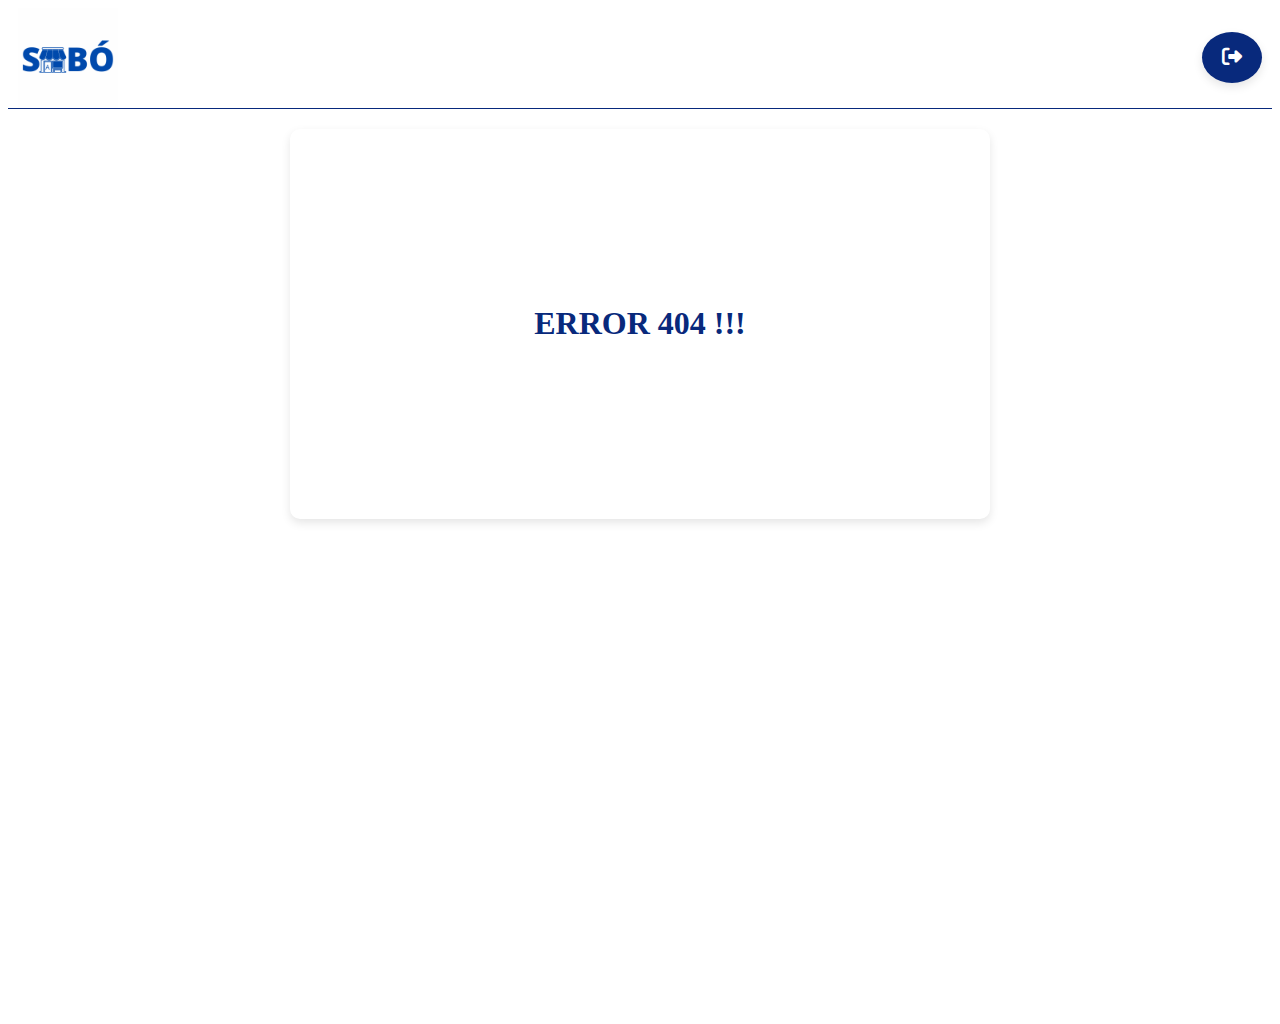
<file: error404.html>
<!DOCTYPE html>
<html lang="en">
<head>
    <meta charset="UTF-8">
    <meta name="viewport" content="width=device-width, initial-scale=1.0">
    <title>SABO | Error 404</title>
    <link rel="stylesheet" href="https://cdnjs.cloudflare.com/ajax/libs/font-awesome/6.5.1/css/all.min.css">


    <style>
    :root{
    --body-pl: 35px;
    --txt-color-primary: rgba(8,41,124,1);
    }

    .navbar{
    display: flex;
    justify-content: space-between;
    align-items: center;
    padding: 0px 10px;
    border-bottom: 1px solid rgba(8,41,124,1);
    background-color: white;
    }

   .Sabo-Logo{
    width: 8%;
    }

    .exit{
        font-size: 20px;
        color: white;
        background-color: var(--txt-color-primary);
        padding: 14px 20px;
        border-radius: 100%;
        box-shadow: 0px 4px 10px rgba(0, 0, 0, 0.1);
        transition: 500ms;
    }

    .exit:hover{
        cursor: pointer;
        color: var(--txt-color-primary);
        background-color: white;
    }

    .signInCont{
    display: flex;
    justify-content: center;
    align-items: flex-start;
    height: calc(100vh - 30px); /* full height minus navbar height */
    margin-top: 10px;
    margin-bottom: 15px;
   }

   .signInCont{
        padding: 10px 15px;
    }

    .signInOptCont{
    background-color:white ;
    box-shadow: 0px 4px 10px rgba(0, 0, 0, 0.1);
    padding: 20px 50px;
    font-family: 'monteserrat';
    border-radius: 10px;
    width: 600px;
    height: 350px;
    display: flex;
    justify-content: center;
    align-items: center;
   }

   .errorMsg{
    color: var(--txt-color-primary);
   }

   .selection{
        color: black;
        border: 1px solid var(--txt-color-primary);
        padding: 10px 30px;
        border-radius: 8px;
        font-size: 20px;
        box-shadow: 0px 4px 10px rgba(0, 0, 0, 0.1);
        text-align: center;
        margin-bottom: 15px;
        display: flex;
        justify-content: space-between;
        flex-direction: column;
   }

   .selection:hover{
        cursor: pointer;
        transition: 500ms;
        background-color: var(--txt-color-primary);
        color: white;
   }

   .selected {
        background-color: var(--txt-color-primary);
        color: white;
        transition: 500ms;
    }

   .signUpAsCont{
        width: inherit;
        display: flex;
        justify-content: flex-start;
        align-items: center;
        flex-direction: column;
   }

   .confirmationDiv{
        width: inherit;
        display: flex;
        justify-content: flex-end;
   }

   .cofirmate{
        display: flex;
        flex-direction: row;
        align-items: center;
   }

   .cancel{
        font-size:14px;
   }

   .cancel:hover{
        cursor: pointer;
        transition: 400ms;
        font-size: 16px;
   }

   .confirm{
        margin-left: 50px;
        border: 0.1px solid var(--txt-color-primary);
        background-color: var(--txt-color-primary);
        font-size: 14px;
        padding: 10px 28px;
        border-radius: 5px;
        color: white;
        transition: 500ms;
   }

   .confirm:hover{
        cursor: pointer;
        color: var(--txt-color-primary);
        background-color: transparent;
   }

   @media screen and (max-width:700px){
    .exit{
        font-size: 10px;
        padding: 7px 10px;
        margin-bottom: 4px;
    }

    .signInOptCont{
    padding: 20px 50px;
    width: 180px;
    height: 250px;
   }

   .errorMsg{
        font-size: 23px;
   }

   .selection{
        padding: 5px 15px;
        font-size: 12px;
        margin-bottom: 8px;
        border-radius: 3px;
   }

   .confirmationDiv{
        display: flex;
        justify-content: center;
        align-items: center;
   }

   .cofirmate{
        display: flex;
        align-items: center;
        justify-content: space-around;
        width: 100%;
   }

   .confirm{
        margin-left: 10px;
   }



   }
   

    </style>
</head>
<body>
    <div class="navbar">
        <img src="images\saboo.png" alt="Sabo-Logo" class="Sabo-Logo" onclick="redirectToChats()">
        <div class="exit" onclick="redirectToChats()"><i class="fas fa-sign-out-alt"></i>
        </div>
    </div>

    <div class="signInCont">
        <div class="signInOptCont">
            <h1 class="errorMsg">ERROR 404 !!!</h1>
        </div>
    </div>
    
    <script>
        function redirectToChats(){
            window.location.href = "./index.html";
        }

        let selectedRole = null; 

        function selectRole(role) {
         // Reset previous selection
        document.getElementById("user").classList.remove("selected");
        document.getElementById("trader").classList.remove("selected");

        // Highlight selected role
        document.getElementById(role).classList.add("selected");
        selectedRole = role;
        }

        function confirmSelection() {
            if (selectedRole === "user") {
                window.location.href = "./userSignInAndSignUp.html"; 
            } else if (selectedRole === "trader") {
                window.location.href = "./vendorLoginAndSignUp.html"; 
            } else {
                alert("Please select a role first!");
            }
        }

        function cancelSelection() {
            document.getElementById("user").classList.remove("selected");
            document.getElementById("trader").classList.remove("selected");
            selectedRole = null;
        }
        
    </script>
</body>
</html>
</file>
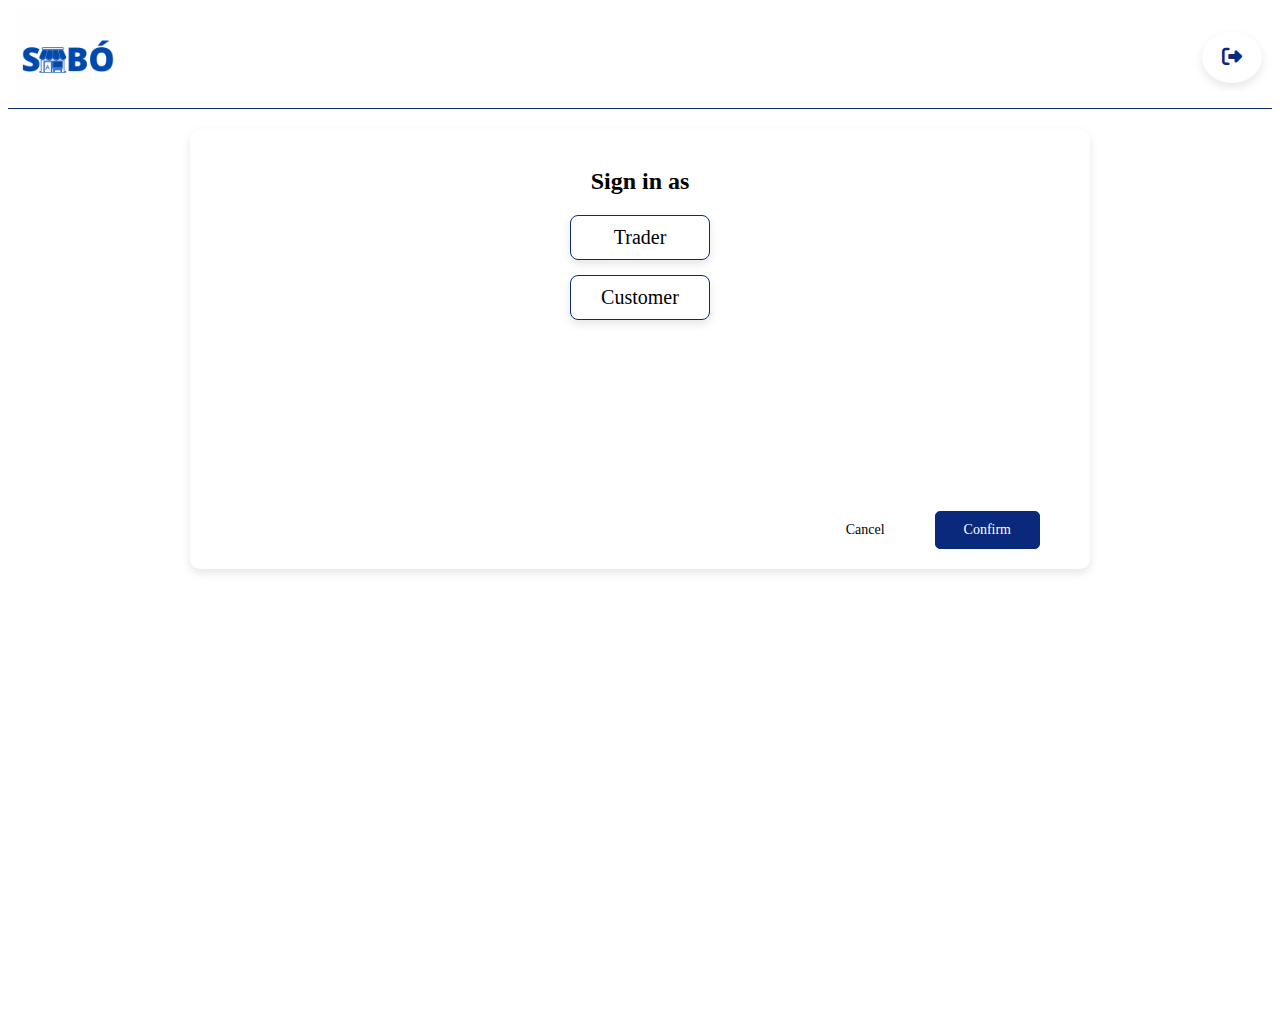
<file: signInOption.html>
<!DOCTYPE html>
<html lang="en">
<head>
    <meta charset="UTF-8">
    <meta name="viewport" content="width=device-width, initial-scale=1.0">
    <title>SABO || Sign-in Options</title>
<link rel="stylesheet" href="https://cdnjs.cloudflare.com/ajax/libs/font-awesome/6.5.1/css/all.min.css">

    <style>
    :root{
    --body-pl: 35px;
    --txt-color-primary: rgba(8,41,124,1);
    }

    .navbar{
    display: flex;
    justify-content: space-between;
    align-items: center;
    padding: 0px 10px;
    border-bottom: 1px solid rgba(8,41,124,1);
    background-color: white;
    }

   .Sabo-Logo{
    width: 8%;
    }

    .exit{
        font-size: 20px;
        color: var(--txt-color-primary);
        background-color: white;
        padding: 14px 20px;
        border-radius: 100%;
        box-shadow: 0px 4px 10px rgba(0, 0, 0, 0.1);
        transition: 500ms;
    }

    .exit:hover{
        cursor: pointer;
        color: white;
        background-color: var(--txt-color-primary);
    }

    .signInCont{
    display: flex;
    justify-content: center;
    align-items: flex-start;
    height: calc(100vh - 30px); /* full height minus navbar height */
    margin-top: 10px;
    margin-bottom: 15px;
   }

   .signInCont{
        padding: 10px 15px;
    }

    .signInOptCont{
    background-color:white ;
    box-shadow: 0px 4px 10px rgba(0, 0, 0, 0.1);
    padding: 20px 50px;
    font-family: 'monteserrat';
    border-radius: 10px;
    width: 800px;
    height: 400px;
    display: flex;
    justify-content: space-between;
    flex-direction: column;
    align-items: center;
   }

   .selection{
        color: black;
        border: 1px solid var(--txt-color-primary);
        padding: 10px 30px;
        border-radius: 8px;
        font-size: 20px;
        box-shadow: 0px 4px 10px rgba(0, 0, 0, 0.1);
        text-align: center;
        margin-bottom: 15px;
        display: flex;
        justify-content: space-between;
        flex-direction: column;
   }

   .selection:hover{
        cursor: pointer;
        transition: 500ms;
        background-color: var(--txt-color-primary);
        color: white;
   }

   .selected {
        background-color: var(--txt-color-primary);
        color: white;
        transition: 500ms;
    }

   .signUpAsCont{
        width: inherit;
        display: flex;
        justify-content: flex-start;
        align-items: center;
        flex-direction: column;
   }

   .confirmationDiv{
        width: inherit;
        display: flex;
        justify-content: flex-end;
   }

   .cofirmate{
        display: flex;
        flex-direction: row;
        align-items: center;
   }

   .cancel{
        font-size:14px;
   }

   .cancel:hover{
        cursor: pointer;
        transition: 400ms;
        font-size: 16px;
   }

   .confirm{
        margin-left: 50px;
        border: 0.1px solid var(--txt-color-primary);
        background-color: var(--txt-color-primary);
        font-size: 14px;
        padding: 10px 28px;
        border-radius: 5px;
        color: white;
        transition: 500ms;
   }

   .confirm:hover{
        cursor: pointer;
        color: var(--txt-color-primary);
        background-color: transparent;
   }

   @media screen and (max-width:700px){
    .exit{
        font-size: 10px;
        color: var(--txt-color-primary);
        background-color: white;
        padding: 7px 10px;
        border-radius: 100%;
        box-shadow: 0px 4px 10px rgba(0, 0, 0, 0.1);
        transition: 500ms;
        margin-bottom: 4px;
    }

    .signInOptCont{
    padding: 20px 50px;
    width: 180px;
    height: 250px;
   }

   .selection{
        padding: 5px 15px;
        font-size: 12px;
        margin-bottom: 8px;
        border-radius: 3px;
   }

   .confirmationDiv{
        display: flex;
        justify-content: center;
        align-items: center;
   }

   .cofirmate{
        display: flex;
        align-items: center;
        justify-content: space-around;
        width: 100%;
   }

   .confirm{
        margin-left: 10px;
   }



   }
   

    </style>
</head>
<body>
    <div class="navbar">
        <img src="images\saboo.png" alt="Sabo-Logo" class="Sabo-Logo" onclick="redirectToChats()">
        <div class="exit" onclick="redirectToChats()"> <i class="fas fa-sign-out-alt"></i>
        </div>
    </div>

    <div class="signInCont">
        <div class="signInOptCont">
            <div class="signUpAsCont">
                <h2>Sign in as</h2>
                <div class="ct">
                    <div class="selection" id="trader" onclick="selectRole('trader')">Trader</div>
                    <div class="selection" id="user"   onclick="selectRole('user')">Customer</div>
                </div>
            </div>
            <div class="confirmationDiv">
                <div class="cofirmate">
                    <div class="cancel" onclick="cancelSelection()">Cancel</div>
                    <div class="confirm" onclick="confirmSelection()">Confirm</div>
                </div>
            </div>
        </div>
    </div>
    
    <script>
        function redirectToChats(){
            window.location.href = "./index.html";
        }

        let selectedRole = null; 

        function selectRole(role) {
         // Reset previous selection
        document.getElementById("user").classList.remove("selected");
        document.getElementById("trader").classList.remove("selected");

        // Highlight selected role
        document.getElementById(role).classList.add("selected");
        selectedRole = role;
        }

        function confirmSelection() {
            if (selectedRole === "user") {
                window.location.href = "./userSignInAndSignUp.html"; 
            } else if (selectedRole === "trader") {
                window.location.href = "./vendorLoginAndSignUp.html"; 
            } else {
                alert("Please select a role first!");
            }
        }

        function cancelSelection() {
            document.getElementById("user").classList.remove("selected");
            document.getElementById("trader").classList.remove("selected");
            selectedRole = null;
        }
        
    </script>
</body>
</html>
</file>
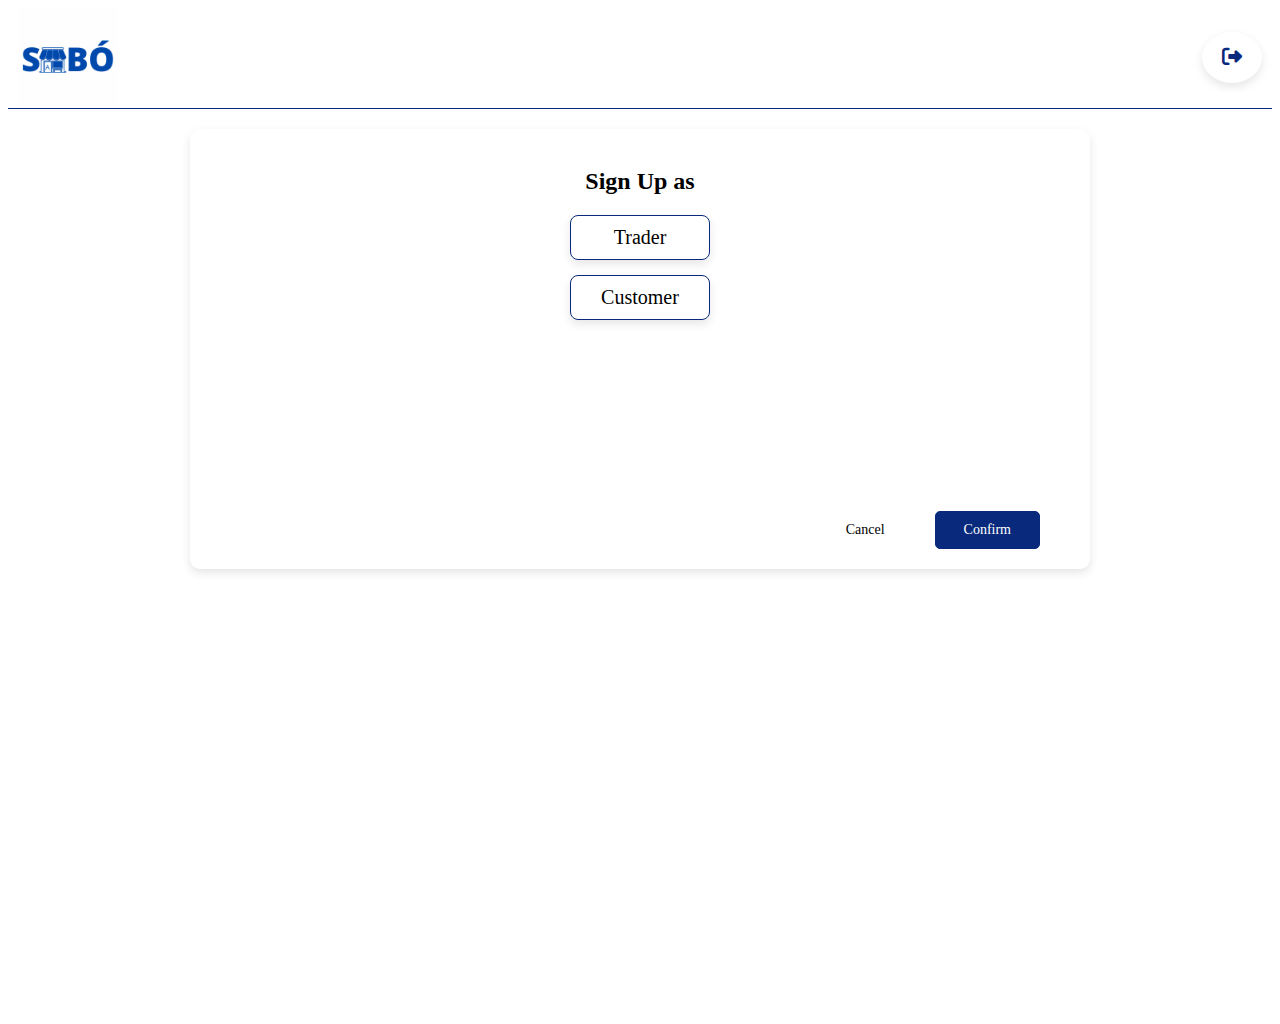
<file: signUpOption.html>
<!DOCTYPE html>
<html lang="en">
<head>
    <meta charset="UTF-8">
    <meta name="viewport" content="width=device-width, initial-scale=1.0">
    <title>SABO || Sign-up Options</title>
    <link rel="stylesheet" href="https://cdnjs.cloudflare.com/ajax/libs/font-awesome/6.5.1/css/all.min.css">


    <style>
    :root{
    --body-pl: 35px;
    --txt-color-primary: rgba(8,41,124,1);
    }

    .navbar{
    display: flex;
    justify-content: space-between;
    align-items: center;
    padding: 0px 10px;
    border-bottom: 1px solid rgba(8,41,124,1);
    background-color: white;
    }

   .Sabo-Logo{
    width: 8%;
    }

    .exit{
        font-size: 20px;
        color: var(--txt-color-primary);
        background-color: white;
        padding: 14px 20px;
        border-radius: 100%;
        box-shadow: 0px 4px 10px rgba(0, 0, 0, 0.1);
        transition: 500ms;
    }

    .exit:hover{
        cursor: pointer;
        color: white;
        background-color: var(--txt-color-primary);
    }

    .signInCont{
    display: flex;
    justify-content: center;
    align-items: flex-start;
    height: calc(100vh - 30px); /* full height minus navbar height */
    margin-top: 10px;
    margin-bottom: 15px;
   }

   .signInCont{
        padding: 10px 15px;
    }

    .signInOptCont{
    background-color:white ;
    box-shadow: 0px 4px 10px rgba(0, 0, 0, 0.1);
    padding: 20px 50px;
    font-family: 'monteserrat';
    border-radius: 10px;
    width: 800px;
    height: 400px;
    display: flex;
    justify-content: space-between;
    flex-direction: column;
    align-items: center;
   }

   .ct .selection{
        color: black;
        border: 1px solid var(--txt-color-primary);
        padding: 10px 30px;
        border-radius: 8px;
        font-size: 20px;
        box-shadow: 0px 4px 10px rgba(0, 0, 0, 0.1);
        text-align: center;
        margin-bottom: 15px;
        display: flex;
        justify-content: space-between;
        flex-direction: column;
   }

   .selection:hover{
        cursor: pointer;
        transition: 500ms;
        background-color: var(--txt-color-primary);
        color: white;
   }

   .selected {
        background-color: var(--txt-color-primary);
        color: white;
        transition: 500ms;
    }

   .signUpAsCont{
        width: inherit;
        display: flex;
        justify-content: flex-start;
        align-items: center;
        flex-direction: column;
   }

   .confirmationDiv{
        width: inherit;
        display: flex;
        justify-content: flex-end;
   }

   .cofirmate{
        display: flex;
        flex-direction: row;
        align-items: center;
   }

   .cancel{
        font-size:14px;
   }

   .cancel:hover{
        cursor: pointer;
        transition: 400ms;
        font-size: 16px;
   }

   .confirm{
        margin-left: 50px;
        border: 0.1px solid var(--txt-color-primary);
        background-color: var(--txt-color-primary);
        font-size: 14px;
        padding: 10px 28px;
        border-radius: 5px;
        color: white;
        transition: 500ms;
   }

   .confirm:hover{
        cursor: pointer;
        color: var(--txt-color-primary);
        background-color: transparent;
   }

   @media screen and (max-width:700px){
    .exit{
        font-size: 10px;
        color: var(--txt-color-primary);
        background-color: white;
        padding: 7px 10px;
        border-radius: 100%;
        box-shadow: 0px 4px 10px rgba(0, 0, 0, 0.1);
        transition: 500ms;
        margin-bottom: 4px;
    }

    .signInOptCont{
    padding: 20px 50px;
    width: 180px;
    height: 250px;
   }

   .ct .selection{
        padding: 5px 15px;
        font-size: 12px;
        margin-bottom: 8px;
        border-radius: 3px;
   }

   .confirmationDiv{
        display: flex;
        justify-content: center;
        align-items: center;
   }

   .cofirmate{
        display: flex;
        align-items: center;
        justify-content: space-around;
        width: 100%;
   }

   .confirm{
        margin-left: 10px;
   }



   }
   

    </style>
</head>
<body>
    <div class="navbar">
        <img src="images\saboo.png" alt="Sabo-Logo" class="Sabo-Logo" onclick="redirectToChats()">
        <div class="exit" onclick="redirectToChats()"><i class="fas fa-sign-out-alt"></i>
        </div>
    </div>

    <div class="signInCont">
        <div class="signInOptCont">
            <div class="signUpAsCont">
                <h2>Sign Up as</h2>
                <div class="ct">
                    <div class="selection" id="trader" onclick="selectRole('trader')">Trader</div>
                    <div class="selection" id="user"   onclick="selectRole('user')">Customer</div>
                </div>
            </div>
            <div class="confirmationDiv">
                <div class="cofirmate">
                    <div class="cancel" onclick="cancelSelection()">Cancel</div>
                    <div class="confirm" onclick="confirmSelection()">Confirm</div>
                </div>
            </div>
        </div>
    </div>
    
    <script>
        function redirectToChats(){
            window.location.href = "./index.html";
        }

        let selectedRole = null; 

        function selectRole(role) {
         // Reset previous selection
        document.getElementById("user").classList.remove("selected");
        document.getElementById("trader").classList.remove("selected");

        // Highlight selected role
        document.getElementById(role).classList.add("selected");
        selectedRole = role;
        }

        function confirmSelection() {
            if (selectedRole === "user") {
                window.location.href = "./userSignInAndSignUp.html"; 
            } else if (selectedRole === "trader") {
                window.location.href = "./vendorLoginAndSignUp.html"; 
            } else {
                alert("Please select a role first!");
            }
        }

        function cancelSelection() {
            document.getElementById("user").classList.remove("selected");
            document.getElementById("trader").classList.remove("selected");
            selectedRole = null;
        }
        
    </script>
</body>
</html>
</file>
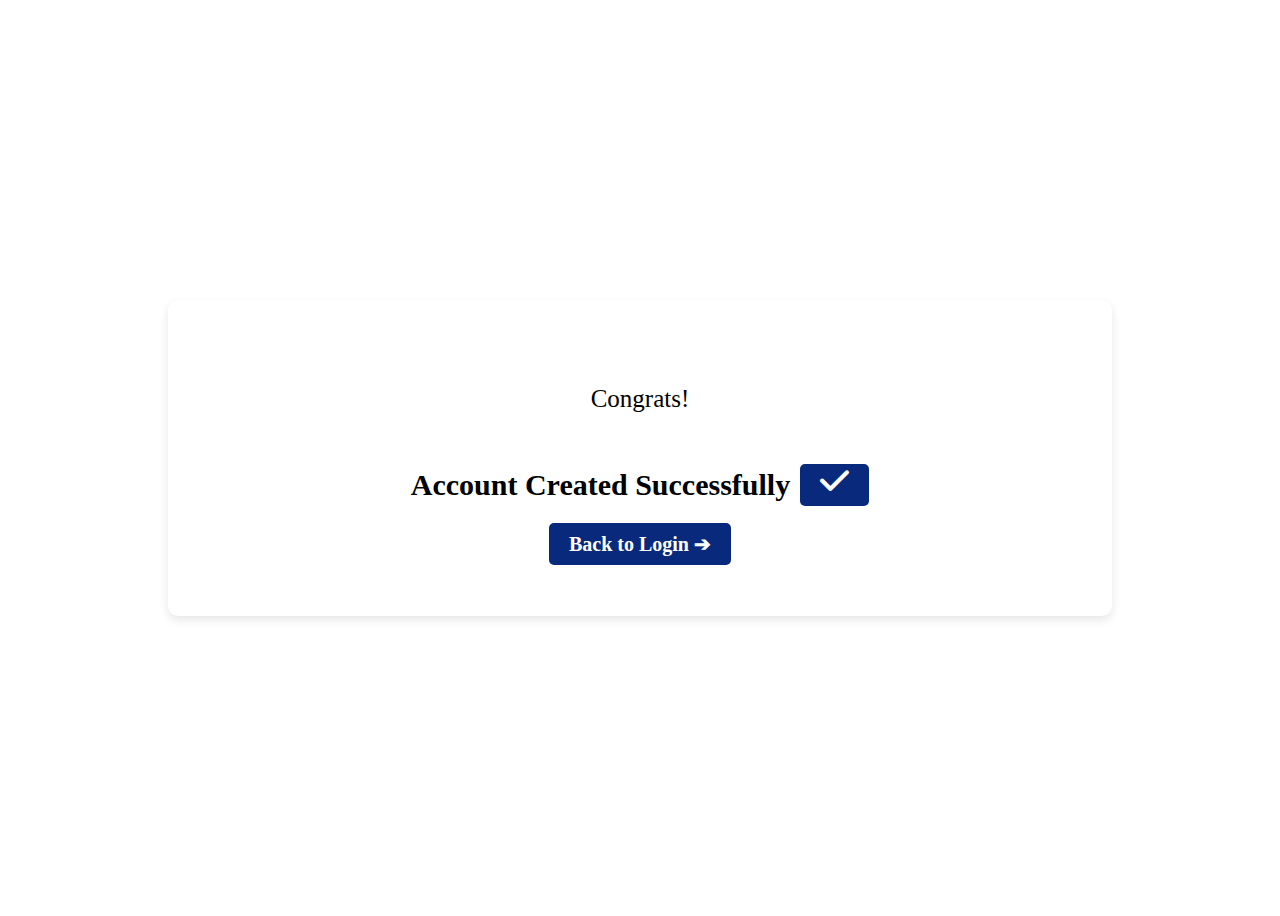
<file: userAccountCreationSuccess.html>
<!DOCTYPE html>
<html lang="en">
<head>
    <meta charset="UTF-8">
    <meta name="viewport" content="width=device-width, initial-scale=1.0">
    <title>Sabo || SignUp Successful</title>
     <link rel="stylesheet" href="https://cdnjs.cloudflare.com/ajax/libs/font-awesome/6.5.1/css/all.min.css">
    <style>
        .mainCont{
            display: flex;
            justify-content: center;
            align-items: center;
            width: 100%;
            height: 100vh;
        }

        .congratsCont{
            width: 70%;
            text-align: center;
            border-radius: 10px;
            padding: 60px 30px;
            background-color:white ;
            box-shadow: 0px 4px 10px rgba(0, 0, 0, 0.1);
        }

        .congrats{
            display: flex;
            align-items: center;
            justify-content: center;
        }

        .checkMark{
            font-size: 33px;
            color: white;
            animation: fadeInOut 1.5s infinite;
        }

        .checkBg{
            background-color:  rgba(8,41,124,1);
            border-radius: 5px;
            padding: 0px 20px 5px 20px;
            margin-left: 10px;
            width: max-content;
        }

        @keyframes fadeInOut {
            0%{ color: white;}
            50%{ color: rgba(8,41,124,1);}
            100%{ color: white;}
        }

        .Ctext{
            font-size: 25px;
            font-size: 700;
        }

        .ctext{
            font-size: 30px;
            font-weight: 700;
        }

        .backToLogin{
            color: white;
            text-decoration-line: none;
            font-size: 20px;
            padding: 10px 20px;
            border-radius: 5px;
            background-color:  rgba(8,41,124,1);
            font-weight: 700;
        }

        @media screen and (max-width:600px){
        .mainCont{
            display: flex;
            justify-content: center;
            align-items: flex-start;
            width: 100%;
            height: 100vh;
        }

        .congratsCont{
            width: 80%;
            margin-top: 30px;
        }

        .congrats{
            margin-top: -7px;
        }

        .Ctext{
            font-size: 14px;
        }

        .ctext{
            font-size: 14px;
        }

        .backToLogin{
            font-size: 11px;
            padding: 10px 20px;
            border-radius: 5px;
        }

        .checkMark{
            font-size: 19px;
        }

        .checkBg{
            padding: 0px 10px 2.5px 10px;
            margin-left: 5px;
        }
        }
    </style>
</head>
<body>
    <div class="mainCont">
        <div class="congratsCont">
            <p class="Ctext">Congrats!</p>
             <div class="congrats">
                <p class="ctext">Account Created Successfully</p>
                <div class="checkBg">
                    <span class="checkMark"><i class="fas fa-check"></i> </span>
                </div>
             </div>
             <a href="userSignInAndSignUp.html" class="backToLogin">
                <span>Back to Login</span>
                <span> &#10132; </span>
            </a>
        </div>
    </div>
</body>
</html>
</file>
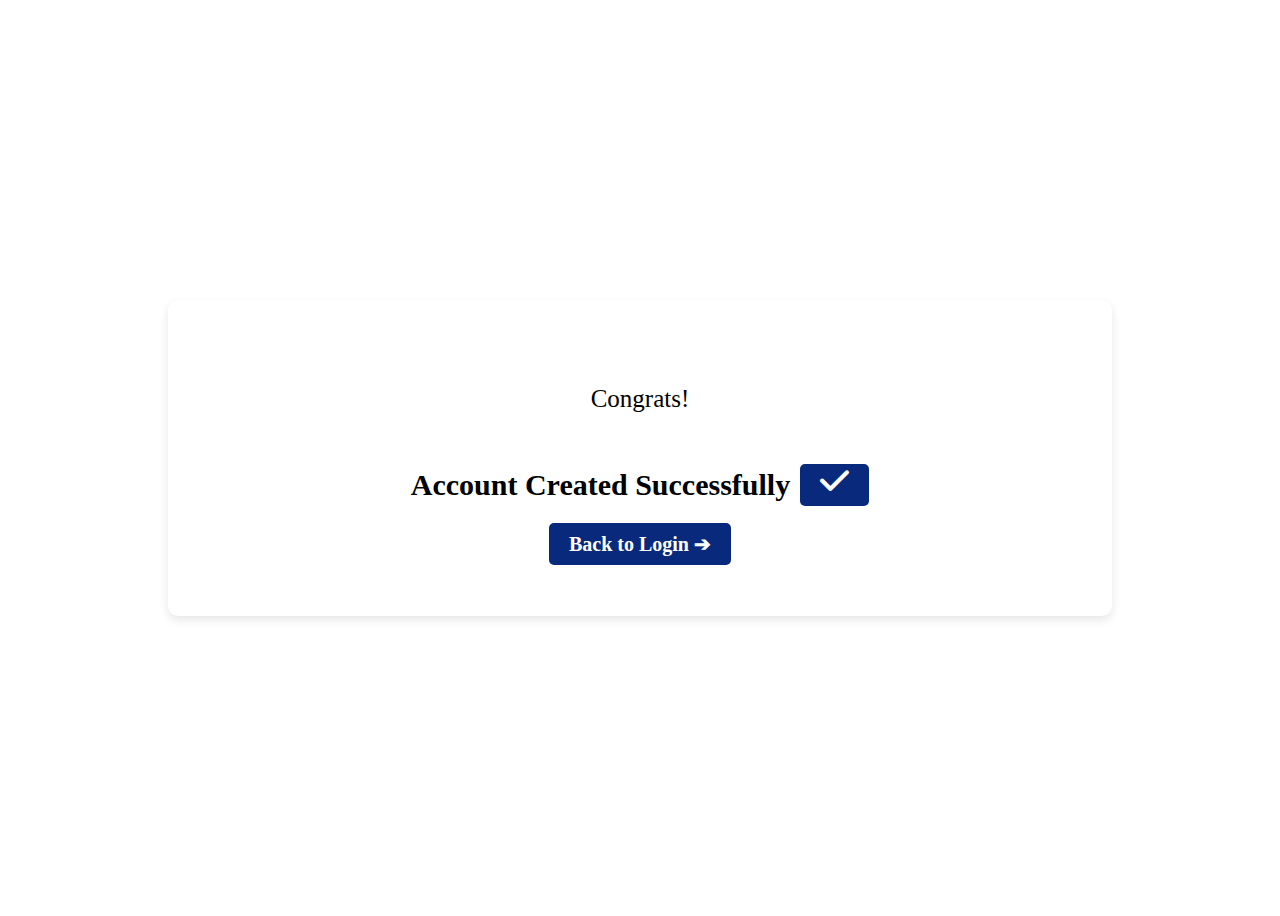
<file: vendorAccountCreationSuccess.html>
<!DOCTYPE html>
<html lang="en">
<head>
    <meta charset="UTF-8">
    <meta name="viewport" content="width=device-width, initial-scale=1.0">
    <title>Sabo || SignUp Successful</title>
    <link rel="stylesheet" href="https://cdnjs.cloudflare.com/ajax/libs/font-awesome/6.5.1/css/all.min.css">

    <style>
        .mainCont{
            display: flex;
            justify-content: center;
            align-items: center;
            width: 100%;
            height: 100vh;
        }

        .congratsCont{
            width: 70%;
            text-align: center;
            border-radius: 10px;
            padding: 60px 30px;
            background-color:white ;
            box-shadow: 0px 4px 10px rgba(0, 0, 0, 0.1);
        }

        .congrats{
            display: flex;
            align-items: center;
            justify-content: center;
        }

        .checkMark{
            font-size: 33px;
            color: white;
            animation: fadeInOut 1.5s infinite;
        }

        .checkBg{
            background-color:  rgba(8,41,124,1) ;
            border-radius: 5px;
            padding: 0px 20px 5px 20px;
            margin-left: 10px;
            width: max-content;
        }

        @keyframes fadeInOut {
            0%{ color: white;}
            50%{ color: rgba(8,41,124,1);}
            100%{ color: white;}
        }

        .Ctext{
            font-size: 25px;
            font-size: 700;
        }

        .ctext{
            font-size: 30px;
            font-weight: 700;
        }

        .backToLogin{
            color: white;
            text-decoration-line: none;
            font-size: 20px;
            padding: 10px 20px;
            border-radius: 5px;
            background-color:  rgba(8,41,124,1);
            font-weight: 700;
        }

        @media screen and (max-width:600px){
        .mainCont{
            display: flex;
            justify-content: center;
            align-items: flex-start;
            width: 100%;
            height: 100vh;
        }

        .congratsCont{
            width: 80%;
            margin-top: 30px;
        }

        .congrats{
            margin-top: -7px;
        }

        .Ctext{
            font-size: 14px;
        }

        .ctext{
            font-size: 14px;
        }

        .backToLogin{
            font-size: 11px;
            padding: 10px 20px;
            border-radius: 5px;
        }

        .checkMark{
            font-size: 19px;
        }

        .checkBg{
            padding: 0px 10px 2.5px 10px;
            margin-left: 5px;
        }
        }
    </style>
</head>
<body>
    <div class="mainCont">
        <div class="congratsCont">
            <p class="Ctext">Congrats!</p>
             <div class="congrats">
                <p class="ctext">Account Created Successfully</p>
                <div class="checkBg">
                    <span class="checkMark"> <i class="fas fa-check"></i></span>
                </div>
             </div>
             <a href="vendorLoginAndSignUp.html" class="backToLogin">
                <span>Back to Login</span>
                <span>&#10132; </span>
            </a>
        </div>
    </div>
</body>
</html>
</file>
<file: css/mobileStyle.Css>
@media screen and (max-width:800px){

    :root{
        --body-pl: 5px;
        --txt-color-primary: rgba(8,41,124,1);
        --txt-primary-fontsize: 11px;
    }

    .saboLog{
        width: 45px;
        height: 15px;
    }

    .saboLogAnim{
        width: 40px;
        height: 40px;
        margin-bottom: 14px;
    }

    .container{
        display: none;
    }

    .signUpCont{
        display: none;
    }

    .signUpCont{
        position: absolute;
        z-index: 1;
        background-color:white ;
        display: flex;
        flex-direction: column;
        justify-content: center;
        padding: 15px 25px;
        font-family: 'monteserrat';
        margin-left: 20%;
        margin-right: 25%;
        top: 50px;
    }

    .signInCont{
        display: none;
    }

    .signInCont{
        position: absolute;
        z-index: 1;
        background-color:white ;
        display: flex;
        flex-direction: column;
        justify-content: center;
        padding: 10px 25px;
        font-family: 'monteserrat';
        margin-left: 20%;
        margin-right: 25%;
        top:50px;
    }

    #signInCont1{
        display: none;
    }

    #signUpCont1{
        display: none;
    }

    .L{
        margin-right: 7px;
        font-size: 12px;
        font-weight: 400;
        color: #000000;
        line-height: 19.5px;
        border: 1px solid white;
        padding: 5px;
        border-radius: 5px;
    }

    .ep{
        width: 200px;
        height: 27px;
        font-size: 11px;
        border-radius: 8px;
        border-color: #08297C;
        box-shadow: 0px 1px rgba(0,0,0.2);
    }

    .FirstName, .LastName{
        margin-top: 13px;
    }

    .emailOrPhone input, .password input, .cpassword input, .phonenumber input{
        margin-top: -5px;
    }

    .instruct{
        font-size: 12px;
        font-weight: 500;
        line-height: 12px;
    }

    .terms{
        color: #08297C;
        font-size: 12px;
        font-weight: 500;
        line-height: 12px;
    }

    .signupFinalButton{
        width: 200px;
        height: 40px;
        border-radius: 5px;
        font-size: 13px;
        font-weight: 600;
        line-height: 13px;
        margin-top: 10px;
    }

    .signInFinalButton{
        width: 205px;
        height: 40px;
        border-radius: 5px;
        border: 0.1px solid #08297C;
        background-color: #08297C;
        color: white;
        display: flex;
        justify-content: center;
        align-items: center;
        font-size: 13px;
        font-weight: 600;
        line-height: 13px;
        text-decoration-line: none;
        margin-top: 20px;
    }

    .orWith{
        width: 200px;
        margin-top: 12px;
    }
    
.demarcation1{
    display: none;
}

.demarcation2{
    font-size: 11px;
}

.demarcation3{
    display: none;
}

.googleOrFacebook{
    display: flex;
    justify-content: space-between;
    align-items: center;
    width: 200px;
    height: 20px;
    margin-top: 10px;
}

.google{
    width: 100%;
    border: 1px solid #000000;
    padding: 0px 10px;
    width: 55px;
    height: 35px;
    border-radius: 5px;
}

.google:hover, .facebook:hover{
    cursor: pointer;
}

.facebook{
    display: flex;
    justify-content: center;
    align-items: center;
    width: 80px;
    height: 37px;
    background-color: rgba(8,41,124,0.72);
    border-radius: 5px;
}

.flogo{
    margin-left: 0px;
    display: none;
}

.googleText{
    display: none;
}

.alreadyHaveAnAccount{
    width: 200px;
    margin-top: 6px;
}

.already{
    font-size: 10px;
}

.log{
    font-size: 10px;
}

    .mobileContainer{
        display: block;
    }

    .navbarM{
        display: flex;
        flex-direction: row;
        justify-content: space-between;
        align-items: center;
        padding: 8px 4px 0px 4px;
    }

    .navbarlinkM1{
        display: flex;
        align-items: center;
    }

    .navbarlinkM2{
        display: flex;
        justify-content: space-evenly;
        align-items: center;
        padding-left: 5px;
        flex-direction: row;
    }

    .navbarlinkM1 a{
        text-decoration-line: none;
        color: var(--txt-color-primary);
        padding-left: 4px;
        font-size: 10px;
    }

    .navbarlinkM1 img{
        padding-left: 2.5px;
    }

    .navbarlinkM1 a:hover{
        cursor: pointer;
        transition: 400ms;
        color: black;
    }

    .navbarlinkM2 a{
        text-decoration-line: none;
        color: var(--txt-color-primary);
    }

    .signinM:hover{
        color: black;
        transition: 400ms;
    }

    .signinM{
        font-size: 11px;
    }

    .signupM{
        color: white!important;
        background-color: var(--txt-color-primary);
        padding: 4px;
        margin-left: 0px;
        border-radius: 3px;
        border: 0.5px solid var(--txt-color-primary) ;
        font-size: 10px;
    }

    .signupM:hover{
        color: var(--txt-color-primary)!important;
        background-color: white!important;
        cursor: pointer;
        transition: 500ms;
    }

    .navIcons{
        margin-left: 20px;
    }

    .navIcons img{
        margin-left:7px;
    }

    .srchIcon{
        width: 15%;
    }

    #search-bar2{
        justify-content: center;
        margin-top: 0px;
        margin-bottom: 10px;
    }

    .hidden2{
        display: none;
    }

    .searchBarAndIcon2{
        border: 1.5px solid var(--txt-color-primary);
        width: 170px;
        border-radius: 3px;
        height: 20px;
        background-color: white; 
        padding:4px 8px;
        display: flex;
        text-align: center;
        justify-content: center;
    }

    .searchBar2{
        border-width: 0px;
        border-color: none;
        padding: 4px;
        border-radius: 3px;
        height: 10px;
        width: 149px;
        background-color: white;
    }

    .lens2{
        color: var(--txt-color-primary);
    }

    input:focus{
        outline: none;
    }

    .connectM{
        display: flex;
        flex-direction: row;
        justify-content: center;
        align-items: center;
    }

    .ht{
        color: var(--txt-color-primary);
        font-weight: 500;
        font-size: var(--txt-color-primary);
        animation-name: textFade;
        animation-duration: 5s;
        animation-iteration-count:1;
        animation-direction: alternate;
        animation-timing-function: linear;
    }

    .exM{
        text-align: center;
        margin-top: -13px;
        animation-name: textFade;
        animation-duration: 5s;
        animation-iteration-count: 1;
    }

    .exM h2{
        color: var(--txt-color-primary);
        font-weight: 600;
        animation-name: textFade;
        animation-duration: 5s;
        animation-iteration-count: 1;
        animation-direction: alternate;
        animation-timing-function: linear;
    }

    .exM p{
       color: var(--txt-color-primary); 
       font-size: 15px;
       margin-top: -13px;
       font-weight: 600;
       animation-name: textFade;
       animation-duration: 5s;
       animation-iteration-count: 1;
       animation-direction: alternate;
       animation-timing-function: linear;
    }

    @keyframes textFade {
        0% { color: rgba(255, 255, 255, 1); }
        1% { color: rgba(255, 255, 255, 0.99); }
        2% { color: rgba(253, 253, 253, 0.98); }
        3% { color: rgba(251, 251, 251, 0.97); }
        4% { color: rgba(249, 249, 249, 0.96); }
        5% { color: rgba(247, 247, 247, 0.95); }
        6% { color: rgba(245, 245, 245, 0.94); }
        7% { color: rgba(243, 243, 243, 0.93); }
        8% { color: rgba(241, 241, 241, 0.92); }
        9% { color: rgba(239, 239, 239, 0.91); }
        10% { color: rgba(237, 237, 237, 0.90); }
        11% { color: rgba(235, 235, 235, 0.89); }
        12% { color: rgba(233, 233, 233, 0.88); }
        13% { color: rgba(231, 231, 231, 0.87); }
        14% { color: rgba(229, 229, 229, 0.86); }
        15% { color: rgba(227, 227, 227, 0.85); }
        16% { color: rgba(225, 225, 225, 0.84); }
        17% { color: rgba(223, 223, 223, 0.83); }
        18% { color: rgba(221, 221, 221, 0.82); }
        19% { color: rgba(219, 219, 219, 0.81); }
        20% { color: rgba(217, 217, 217, 0.80); }
        21% { color: rgba(215, 215, 220, 0.79); }
        22% { color: rgba(213, 213, 225, 0.78); }
        23% { color: rgba(211, 211, 230, 0.77); }
        24% { color: rgba(209, 209, 235, 0.76); }
        25% { color: rgba(207, 207, 240, 0.75); }
        26% { color: rgba(205, 205, 245, 0.74); }
        27% { color: rgba(203, 203, 250, 0.73); }
        28% { color: rgba(190, 200, 248, 0.72); }
        29% { color: rgba(180, 195, 246, 0.72); }
        30% { color: rgba(170, 190, 244, 0.72); }
        31% { color: rgba(160, 185, 242, 0.72); }
        32% { color: rgba(150, 180, 240, 0.72); }
        33% { color: rgba(140, 175, 238, 0.72); }
        34% { color: rgba(130, 170, 236, 0.72); }
        35% { color: rgba(120, 165, 234, 0.72); }
        36% { color: rgba(110, 160, 232, 0.72); }
        37% { color: rgba(100, 155, 230, 0.72); }
        38% { color: rgba(90, 150, 228, 0.72); }
        39% { color: rgba(80, 145, 226, 0.72); }
        40% { color: rgba(70, 140, 224, 0.72); }
        41% { color: rgba(65, 135, 220, 0.72); }
        42% { color: rgba(60, 130, 216, 0.72); }
        43% { color: rgba(55, 125, 212, 0.72); }
        44% { color: rgba(50, 120, 208, 0.72); }
        45% { color: rgba(45, 115, 204, 0.72); }
        46% { color: rgba(40, 110, 200, 0.72); }
        47% { color: rgba(38, 108, 196, 0.72); }
        48% { color: rgba(36, 106, 192, 0.72); }
        49% { color: rgba(34, 104, 188, 0.72); }
        50% { color: rgba(32, 102, 184, 0.72); }
        51% { color: rgba(30, 100, 180, 0.72); }
        52% { color: rgba(28, 98, 176, 0.72); }
        53% { color: rgba(26, 96, 172, 0.72); }
        54% { color: rgba(24, 94, 168, 0.72); }
        55% { color: rgba(22, 92, 164, 0.72); }
        56% { color: rgba(20, 90, 160, 0.72); }
        57% { color: rgba(18, 88, 156, 0.72); }
        58% { color: rgba(16, 86, 152, 0.72); }
        59% { color: rgba(14, 84, 148, 0.72); }
        60% { color: rgba(12, 82, 144, 0.72); }
        61% { color: rgba(10, 80, 140, 0.72); }
        62% { color: rgba(9, 78, 136, 0.72); }
        63% { color: rgba(8, 76, 132, 0.72); }
        64% { color: rgba(8, 74, 128, 0.72); }
        65% { color: rgba(8, 72, 124, 0.72); }
        66% { color: rgba(8, 70, 124, 0.72); }
        67% { color: rgba(8, 68, 124, 0.72); }
        100% { color: rgba(8, 41, 124, 0.72); }
      }
      
      
      .text-element {
        animation: textFade 5s linear forwards;
      }

    .hImg{
        text-align: center;
        padding-left: 6px;
        padding-right: 6px;
    }

    .hImg img{
        width: 100%;
    }

    .CM{
        display: flex;
        justify-content: center;
        align-items: center;
    }

    .cM{
        text-decoration-line: none;
        color: var(--txt-color-primary);
        background-color:transparent;
        border: 0.5px solid var(--txt-color-primary);
        border-radius: 5px;
        padding: 12px 20px;
        font-size: 12px;
        font-weight: 500;
        display: flex;
        justify-content: center;
        align-content: center;
        width: fit-content;
    }

    .cM:hover{
        cursor: pointer;
        transition: 500ms;
        color: white;
        background-color: var(--txt-color-primary);
    }

    .heroM{
        background-image:linear-gradient(white,rgba(8,41,124,0.7));
        margin-left: 0px!important;
        margin-right: 0px!important;
    }


    @keyframes heroAnima {
        0% { background-color: rgba(8, 41, 124, 1); }
        1% { background-color: rgba(8, 41, 124, 0.99); }
        2% { background-color: rgba(8, 41, 124, 0.98); }
        3% { background-color: rgba(8, 41, 124, 0.97); }
        4% { background-color: rgba(8, 41, 124, 0.96); }
        5% { background-color: rgba(8, 41, 124, 0.95); }
        6% { background-color: rgba(8, 41, 124, 0.94); }
        7% { background-color: rgba(8, 41, 124, 0.93); }
        8% { background-color: rgba(8, 41, 124, 0.92); }
        9% { background-color: rgba(8, 41, 124, 0.91); }
        10% { background-color: rgba(8, 41, 124, 0.90); }
        11% { background-color: rgba(8, 41, 124, 0.89); }
        12% { background-color: rgba(8, 41, 124, 0.88); }
        13% { background-color: rgba(8, 41, 124, 0.87); }
        14% { background-color: rgba(8, 41, 124, 0.86); }
        15% { background-color: rgba(8, 41, 124, 0.85); }
        16% { background-color: rgba(8, 41, 124, 0.84); }
        17% { background-color: rgba(8, 41, 124, 0.83); }
        18% { background-color: rgba(8, 41, 124, 0.82); }
        19% { background-color: rgba(8, 41, 124, 0.81); }
        20% { background-color: rgba(8, 41, 124, 0.80); }
        21% { background-color: rgba(8, 41, 124, 0.79); }
        22% { background-color: rgba(8, 41, 124, 0.78); }
        23% { background-color: rgba(8, 41, 124, 0.77); }
        24% { background-color: rgba(8, 41, 124, 0.76); }
        25% { background-color: rgba(8, 41, 124, 0.75); }
        26% { background-color: rgba(8, 41, 124, 0.74); }
        27% { background-color: rgba(8, 41, 124, 0.73); }
        28% { background-color: rgba(8, 41, 124, 0.72); }
        29% { background-color: rgba(8, 41, 124, 0.71); }
        30% { background-color: rgba(8, 41, 124, 0.70); }
        31% { background-color: rgba(8, 41, 124, 0.69); }
        32% { background-color: rgba(8, 41, 124, 0.68); }
        33% { background-color: rgba(8, 41, 124, 0.67); }
        34% { background-color: rgba(8, 41, 124, 0.66); }
        35% { background-color: rgba(8, 41, 124, 0.65); }
        36% { background-color: rgba(8, 41, 124, 0.64); }
        37% { background-color: rgba(8, 41, 124, 0.63); }
        38% { background-color: rgba(8, 41, 124, 0.62); }
        39% { background-color: rgba(8, 41, 124, 0.61); }
        40% { background-color: rgba(8, 41, 124, 0.60); }
        41% { background-color: rgba(8, 41, 124, 0.59); }
        42% { background-color: rgba(8, 41, 124, 0.58); }
        43% { background-color: rgba(8, 41, 124, 0.57); }
        44% { background-color: rgba(8, 41, 124, 0.56); }
        45% { background-color: rgba(8, 41, 124, 0.55); }
        46% { background-color: rgba(8, 41, 124, 0.54); }
        47% { background-color: rgba(8, 41, 124, 0.53); }
        48% { background-color: rgba(8, 41, 124, 0.52); }
        49% { background-color: rgba(8, 41, 124, 0.51); }
        50% { background-color: rgba(8, 41, 124, 0.50); }
        51% { background-color: rgba(8, 41, 124, 0.49); }
        52% { background-color: rgba(8, 41, 124, 0.48); }
        53% { background-color: rgba(8, 41, 124, 0.47); }
        54% { background-color: rgba(8, 41, 124, 0.46); }
        55% { background-color: rgba(8, 41, 124, 0.45); }
        56% { background-color: rgba(8, 41, 124, 0.44); }
        57% { background-color: rgba(8, 41, 124, 0.43); }
        58% { background-color: rgba(8, 41, 124, 0.42); }
        59% { background-color: rgba(8, 41, 124, 0.41); }
        60% { background-color: rgba(8, 41, 124, 0.40); }
        61% { background-color: rgba(8, 41, 124, 0.39); }
        62% { background-color: rgba(8, 41, 124, 0.38); }
        63% { background-color: rgba(8, 41, 124, 0.37); }
        64% { background-color: rgba(8, 41, 124, 0.36); }
        65% { background-color: rgba(8, 41, 124, 0.35); }
        66% { background-color: rgba(8, 41, 124, 0.34); }
        67% { background-color: rgba(8, 41, 124, 0.33); }
        68% { background-color: rgba(8, 41, 124, 0.32); }
        69% { background-color: rgba(8, 41, 124, 0.31); }
        70% { background-color: rgba(8, 41, 124, 0.30); }
        100% { background-color: rgba(8, 41, 124, 0); }
      }
      
      .element {
        animation: fadeOut 5s linear forwards;
      }
      
      


    .exs3{
        display: flex;
        flex-direction: column;
        justify-content: space-between;
    }

    .exs3 h3{
        font-size: 12px;
    }

    .exs3 p{
        font-size: 10px;
    }

    .Ex1{
        display: flex;
        align-items: center;
        justify-content: center;
        width: inherit;
        background-color: white;
        border: 1px solid transparent;
        padding: 10px 5px;
        box-shadow: 0px 4px 10px rgba(0, 0, 0, 0.1);
        border-radius: 10px;
        margin-bottom: 10px;
        padding-left: 18px;
    }

    .Ex1a{
        width: 50%;
    }

    .Ex1b{
        width: 50%;
        margin-left: 10px;
    }

    .Ex1b img{
        width: 120px;
        height: 100px;
    }

    .Ex2{
        display: flex;
        flex-direction: row-reverse;
        align-items: center;
        justify-content: center;
        background-color: white;
        border: 1px solid transparent;
        padding: 10px 5px;
        box-shadow: 0px 4px 10px rgba(0, 0, 0, 0.1);
        width: inherit;
        border-radius: 10px;
        margin-bottom: 10px;
        padding-left: 18px;
    }

    .Ex2a{
        width: 50%;
        margin-left: 20px;
    }

    .Ex2b{
        width: 50%;
    }

    .Ex2b img{
        width: 120px;
        height: 100px;
    }

    .Ex3{
        display: flex;
        align-items: center;
        justify-content: center;
        background-color: white;
        border: 1px solid transparent;
        padding: 10px 5px;
        box-shadow: 0px 4px 10px rgba(0, 0, 0, 0.1);
        width: inherit;
        border-radius: 10px;
        margin-bottom: 10px;
        padding-left: 18px;
    }

    .Ex3a{
        width: 50%;
    }

    .Ex3b{
        width: 50%;
        margin-left: 10px;
    }

    .Ex3b img{
        width: 120px;
        height: 100px;
    }

    .wavyline{
        text-align: center;
        width:fit-content;
        overflow-y: hidden!important;
        overflow-x: hidden!important;
    }

    .wavyline img{
        width: 99%;
    }

    .wwdimg{
        text-align: center;
        margin-top: 10x;
    }

    .Ess{
        background-color: white;
        margin: 17px 9px 0px 9px;
        padding: 5px;
        padding-bottom: 5px;
        padding-top: 10px;
        border-top-left-radius: 5px;
        border-top-right-radius: 5px;
        diaplay: flex;
        justify-content: center;
        align-items: center;
    }

     .clt{
       
        margin: 10px 7px;
        padding-bottom: 0px;
     }

    .cltImgAndText{
        text-align: center;
    }

    .cae{
        text-align: center;
        background-color: white;
        border: 0.5px solid var(--txt-color-primary);
        margin: 10px 7px;
        padding-bottom: 30px;
        padding-top: 5px;
    }

    .eru{
        text-align: center;
        background-color: white;
        border: 0.5px solid var(--txt-color-primary);
        margin: 10px 7px;
        padding-bottom: 20px;
        padding-top: 5px;
        border-bottom-color: white;
    }

    .worldmap{
        text-align: center;
    }

    .trt{
        display: flex;
        flex-direction: row;
        align-items: center;
        margin-top:0px;
        background-color: white;
        box-shadow: 0px 4px 10px rgba(0, 0, 0, 0.1);

    }

    .tr{
        border-right: 4px solid var(--txt-color-primary);
        padding-left: 5px;
        padding-right: 5px;
        padding-top: 0px;
        padding-bottom: 0px;
        color: var(--txt-color-primary);
        position: absolute;
        z-index: 100;
        background-color: white;
        width:auto;
    }

    .slider-container {
	position: relative;
}

    .swiper-container {
        position: static;
        width: 88%;
        text-align: center; 
    }

    .swiper-wrapper{
        display: flex;
        flex-direction: row;
        justify-content: space-between;
    }

    .trp{
        padding-left: 10px;
        padding-top: 0px;
        padding-bottom: 0px;
    }

    .traderImgAndName{
        display: flex;
        justify-content: center;
        align-items: center;
        flex-wrap: wrap;
    }

    .traderImage{
        display: flex;
        justify-content: center;
        align-items: center;
        overflow: hidden;
        border: 1px solid transparent;
        border-radius: 10px;
        width: 100px;
        height: 100px;
        padding-bottom: 5px;
    }
    
    .traderImage img{
        width: 100%;
        height: 100%;
        object-fit: cover;
    }

    .trader1{
        margin: 20px 5px;
        padding: 5px;
        text-align: center;
        display: flex;
        flex-direction: column;
        justify-content: center;
        align-items: center;
        width: 26%;
    }

    .exchangeName{
        font-size: 10px;
    }

    .exchangeLocation{
        color: rgba(51, 204, 204, 255);
        font-size: 11px;
        font-weight: 700;
        margin-top: -15px;
    }

    .trader1 img{
        width: 99%;
    }
    
    .trader1 p{
        margin-top: 0px;
    }

    .trader1 a{
        margin-top: -5px;
    }

    .msgbtn{
        text-decoration-line: none;
        padding: 8px 20px;
        background-color: #E0E0E0;
        color:var(--txt-color-primary);
        font-size: 16px;
        font-weight: 700;
        border-radius: 4px;
        margin-top: -6px;
        position: relative;
    }

    .msgbtn:hover{
        color: white;
        background-color: var(--txt-color-primary);
        transition: 400ms;
        cursor: pointer;
    }

    .seeall{
        text-align: right;
        padding: 4px 9px 19px 0px;
    }

    .seeAll{
        text-decoration-line: none;
        color: var(--txt-color-primary);
        font-size: 11px;
        font-weight: 500;
        border: 1px solid #E0E0E0;
        border-radius: 2.5px;
        padding: 5px 10px;
    }

    .Aimg{
        text-align: center;
    }

    .Aimg img{
        width: 300px;
        height: 215px;
    }

    .Atitle{
        margin-top: 30px;
        line-height: 0px;
        text-align: center;
        border-bottom: 4px solid var(--txt-color-primary);
    }

    .Atext{
        padding: 0px 5px 5px 5px;
        margin: -5px 35px 5px 35px;
        text-align: center;
    }

    .Atext p{
        font-size: 13px;
        line-height: 15px;
    }

    .Gtitle{
        text-align: center;
        color: var(--txt-color-primary);
        margin-top: 20px;
    }

    .Gimg{
        text-align: center;
        margin-top: 15px;
    }

    .Gimg img{
        width: 200px;
        height: 100px;
    }

    .Gtxt1{
        text-align: center;
        padding: 10px 45px;
        font-size: 14px;
        line-height: 17px;
    }

    .Gimg2{
        text-align: center;
        margin-top: 15px;
    }

    .Gimg2 img{
        width: 150px;
        height: 100px;
    }

    .Gtxt2{
        text-align: center;
        padding: 10px 45px;
        font-size: 14px;
        line-height: 17px;
    }

    .wimg{
        margin-top: 25px;
        text-align: center;
    }

    .wimg img{
        width: 90%;
    }

    .FooterM{
        display: flex;
        background-image: url('/images/Group 1131.png');
        justify-content: space-around;
        background-repeat: no-repeat!important;
        background-size: cover;
        padding-top: 100px;
        padding-bottom: 60px;
    }

    .fl{
        text-decoration-line: none;
        color: white;
        padding-top: 5px;
    }

    .f1{
        display: flex;
        flex-direction: column;
    }
















}
</file>
<file: css/vendorStyle.css>
:root{
    --body-pl: 35px;
    --txt-color-primary: rgba(8,41,124,1);
}

body, html{
    overflow-x: hidden!important;
    margin: 0;
    padding: 0;
}

.mobileDiv{
    display: none;
}

.Navbar{
    display: flex;
    justify-content: space-between;
    align-items: center;
    padding-left: 20px;
}

.logoAndNav{
    display: flex;
    align-items: center;
}

.Sabo-Logo{
    width: 12%;
}

.navButtons{
    display: flex;
    justify-content: space-between;
    flex-direction: row;
    margin-left: 30px;
}

.navButton{
    display: flex;
    justify-content: center;
    align-items: center;
}

.navButton a{
    text-decoration-line: none;
    padding-left: 10px;
    padding-right: 10px;
    color:var(--txt-color-primary);
    font-weight: 600;
    font-size: 24px;
    line-height: 29.26px;
    font-family: 'Montserrat',sans-serif;
    transition: 300ms;
}

.navButton a:hover{
    color: black;
    cursor: pointer;
    transition: 400ms;
}

.navIcons{
    display: flex;
}

.navIcons img{
    margin-left:20px;
    width: 15%;
}

.navIcons img:hover{
    cursor: pointer;
}

/* Container containing the current exchange rate of naira to dollar **/

.actH{
    display: flex;
    align-items: center;
    border-right: 10px solid var(--txt-color-primary);
    padding-right: 10px;
    padding-left: 20px;
}

.actH span{
    font-size: 32px;
    font-weight: 600;
    line-height: 39.01px;
    color: var(--txt-color-primary);
    padding: 10px;
}

.nDollar{
    display: flex;
    border-top: 1px solid var(--txt-color-primary);
    border-bottom: 1px solid var(--txt-color-primary);
    align-items: center;
}

.cPrice span{
    font-size: 24px;
    color: blue;
    line-height:29.26px;
    margin-left: 10px;
    padding: 10px;
}

/* container containing the  image and message btn of the vendors/traders **/

.traderInfo{
    display: flex;
    flex-wrap: wrap;
    justify-content: space-between;
    background-image:linear-gradient(white,rgba(8,41,124,0.7));
    padding-bottom: 300px;
}

.traderImage{
    display: flex;
    justify-content: center;
    align-items: center;
    border: 1px solid transparent;
    border-radius: 10px;
    width: 300px;
    height: 300px;
    overflow: hidden;
}

.traderImage img{
    width: 100%;
    height: 100%;
    object-fit: cover;
}

@keyframes gradientShift {
    0% { background: linear-gradient(to right, white, rgba(8,41,124,1)); }
    1% { background: linear-gradient(to right, rgba(252, 252, 252, 1), rgba(10, 44, 126, 1)); }
    2% { background: linear-gradient(to right, rgba(248, 248, 248, 1), rgba(12, 47, 128, 1)); }
    3% { background: linear-gradient(to right, rgba(244, 244, 244, 1), rgba(14, 50, 130, 1)); }
    4% { background: linear-gradient(to right, rgba(240, 240, 240, 1), rgba(16, 53, 132, 1)); }
    5% { background: linear-gradient(to right, rgba(236, 236, 236, 1), rgba(18, 56, 134, 1)); }
    6% { background: linear-gradient(to right, rgba(232, 232, 232, 1), rgba(20, 59, 136, 1)); }
    7% { background: linear-gradient(to right, rgba(228, 228, 228, 1), rgba(22, 62, 138, 1)); }
    8% { background: linear-gradient(to right, rgba(224, 224, 224, 1), rgba(24, 65, 140, 1)); }
    9% { background: linear-gradient(to right, rgba(220, 220, 220, 1), rgba(26, 68, 142, 1)); }
    10% { background: linear-gradient(to right, rgba(216, 216, 216, 1), rgba(28, 71, 144, 1)); }
    11% { background: linear-gradient(to right, rgba(212, 212, 212, 1), rgba(30, 74, 146, 1)); }
    12% { background: linear-gradient(to right, rgba(208, 208, 208, 1), rgba(32, 77, 148, 1)); }
    13% { background: linear-gradient(to right, rgba(204, 204, 204, 1), rgba(34, 80, 150, 1)); }
    14% { background: linear-gradient(to right, rgba(200, 200, 200, 1), rgba(36, 83, 152, 1)); }
    15% { background: linear-gradient(to right, rgba(196, 196, 196, 1), rgba(38, 86, 154, 1)); }
    16% { background: linear-gradient(to right, rgba(192, 192, 192, 1), rgba(40, 89, 156, 1)); }
    17% { background: linear-gradient(to right, rgba(188, 188, 188, 1), rgba(42, 92, 158, 1)); }
    18% { background: linear-gradient(to right, rgba(184, 184, 184, 1), rgba(44, 95, 160, 1)); }
    19% { background: linear-gradient(to right, rgba(180, 180, 180, 1), rgba(46, 98, 162, 1)); }
    20% { background: linear-gradient(to right, rgba(176, 176, 176, 1), rgba(48, 101, 164, 1)); }
    21% { background: linear-gradient(to right, rgba(172, 172, 172, 1), rgba(50, 104, 166, 1)); }
  22% { background: linear-gradient(to right, rgba(168, 168, 168, 1), rgba(52, 107, 168, 1)); }
  23% { background: linear-gradient(to right, rgba(164, 164, 164, 1), rgba(54, 110, 170, 1)); }
  24% { background: linear-gradient(to right, rgba(160, 160, 160, 1), rgba(56, 113, 172, 1)); }
  25% { background: linear-gradient(to right, rgba(156, 156, 156, 1), rgba(58, 116, 174, 1)); }
  26% { background: linear-gradient(to right, rgba(152, 152, 152, 1), rgba(60, 119, 176, 1)); }
  27% { background: linear-gradient(to right, rgba(148, 148, 148, 1), rgba(62, 122, 178, 1)); }
  28% { background: linear-gradient(to right, rgba(144, 144, 144, 1), rgba(64, 125, 180, 1)); }
  29% { background: linear-gradient(to right, rgba(140, 140, 140, 1), rgba(66, 128, 182, 1)); }
  30% { background: linear-gradient(to right, rgba(136, 136, 136, 1), rgba(132, 132, 132, 1)); }
  31% { background: linear-gradient(to right, rgba(132, 132, 132, 1), rgba(136, 136, 136, 1)); }
  32% { background: linear-gradient(to right, rgba(128, 128, 128, 1), rgba(140, 140, 140, 1)); }
  33% { background: linear-gradient(to right, rgba(124, 124, 124, 1), rgba(144, 144, 144, 1)); }
  34% { background: linear-gradient(to right, rgba(120, 120, 120, 1), rgba(148, 148, 148, 1)); }
  35% { background: linear-gradient(to right, rgba(116, 116, 116, 1), rgba(152, 152, 152, 1)); }
  36% { background: linear-gradient(to right, rgba(112, 112, 112, 1), rgba(156, 156, 156, 1)); }
  37% { background: linear-gradient(to right, rgba(108, 108, 108, 1), rgba(160, 160, 160, 1)); }
  38% { background: linear-gradient(to right, rgba(104, 104, 104, 1), rgba(164, 164, 164, 1)); }
  39% { background: linear-gradient(to right, rgba(100, 100, 100, 1), rgba(168, 168, 168, 1)); }
  40% { background: linear-gradient(to right, rgba(96, 96, 96, 1), rgba(172, 172, 172, 1)); }
  41% { background: linear-gradient(to right, rgba(92, 92, 92, 1), rgba(176, 176, 176, 1)); }
  42% { background: linear-gradient(to right, rgba(88, 88, 88, 1), rgba(180, 180, 180, 1)); }
  43% { background: linear-gradient(to right, rgba(84, 84, 84, 1), rgba(184, 184, 184, 1)); }
  44% { background: linear-gradient(to right, rgba(80, 80, 80, 1), rgba(188, 188, 188, 1)); }
  45% { background: linear-gradient(to right, rgba(76, 76, 76, 1), rgba(192, 192, 192, 1)); }
  46% { background: linear-gradient(to right, rgba(72, 72, 72, 1), rgba(196, 196, 196, 1)); }
  47% { background: linear-gradient(to right, rgba(68, 68, 68, 1), rgba(200, 200, 200, 1)); }
  48% { background: linear-gradient(to right, rgba(64, 64, 64, 1), rgba(204, 204, 204, 1)); }
  49% { background: linear-gradient(to right, rgba(12, 50, 120, 1), rgba(244, 244, 244, 1)); }
    50% { background: linear-gradient(to right, rgba(8,41,124,1), white); }
    51% { background: linear-gradient(to right, rgba(10, 44, 126, 1), rgba(252, 252, 252, 1)); }
    52% { background: linear-gradient(to right, rgba(12, 47, 128, 1), rgba(248, 248, 248, 1)); }
    53% { background: linear-gradient(to right, rgba(14, 50, 130, 1), rgba(244, 244, 244, 1)); }
    
    100% { background: linear-gradient(to right, white, rgba(8,41,124,1)); }
  }
  
  .animated-bg {
    animation: gradientShift 10s infinite alternate ease-in-out;
  }
  

.trader1{
    width: 30%;
    margin: 20px;
    display: flex;
    flex-direction: column;
    align-items: center;
    justify-content: center;
    text-align: center;
}

.trdname{
    font-size: 18px;
    line-height: 20px;
    font-weight: 600;
    color: black;
    margin-top: 5px;
}

.location{
    color: green;
    line-height: 15px;
    font-size: 18px;
    font-weight: 700;
    padding-bottom: 8px;
    margin-top: -10px;
}

.msgTrdBtn{
    text-decoration-line: none;
    color: #08297C;
    width: 300px;
    height: 45px;
    font-weight: 600;
    font-size: 20px;
    line-height: 29.26px;
    justify-content: center;
    align-items: center;
    display: flex;
    border-radius: 5px;
    background-color: white;
    transition: 400ms;
}

.msgTrdBtn:hover{
    color: white;
    background-color: #08297C;
    font-weight: 600;
    font-size: 20px;
}

@media screen and (max-width:1020px){
    
    .Sabo-Logo{
        width: 10%;
    }

    .Navbar{
        padding-left: 5px;
        padding-top: 5px;
        padding-bottom: 5px;
    }

    .navButtons{
        margin-left: 5px;
    }
    
    .navButton a{
        padding-left: 3px;
        padding-right: 4px;
        font-size: 12px;
        line-height: 14.50px;
    }

    .navButton img{
        width: 2.5px;
        height: 22px;
    }

    .navIcons{
        margin-left: 20px;
    }



    .navIcons img{
        margin-left:7px;
    }

    .actH{
        display: flex;
        align-items: center;
        border-right: 10px solid var(--txt-color-primary);
        padding-right: 5px;
        padding-left: 5px;
    }
    
    .actH span{
        font-size: 14px;
        line-height: 15px;
        padding: px;
    }

    .cPrice{
        display: flex;
        flex-direction: row;
        padding-left: 10px;
    }

    .cPrice span{
        font-size: 10px;
        line-height:14px;
        margin-left: 0px;
        padding: 2px;
    }

    .traderImage{
        display: flex;
        justify-content: center;
        align-items: center;
        overflow: hidden;
        border: 1px solid transparent;
        border-radius: 10px;
        width: 100px;
        height: 100px;
        padding-bottom: 5px;
    }
    
    .traderImage img{
        width: 100%;
        height: 100%;
        object-fit: cover;
    }

    .trdname{
        font-size: 9px;
        line-height: 14px;
        font-weight: 600;
        color: black;
        margin-top: -5px;
    }

    .location{
        font-size: 10px;
        line-height: 14px;
        font-weight: 700;
        color: green;
        margin-top: -10px;
        padding-bottom: 3px;
    }

    #remove{
        display: none;
    }



    .trader1{
        width: 25%;
        margin: 12px;
    }

    .msgTrdBtn{
        width: 100px;
        height: 31.5px;
        font-size: 13px;
        background-color: #E0E0E0;
    }

    .msgTrdBtn:hover{
        font-size: 17px;
    }
    
}

@media screen and (max-width:319px) {
    .navIcons img{
        width: 7%;
    }
    
}
</file>
<file: css/chat.css>
:root{
    --body-pl: 35px;
    --txt-color-primary: rgba(8,41,124,1);
}

html {
    scrollbar-width: none; /* Firefox */
}
html::-webkit-scrollbar {
    display: none; /* Chrome, Safari, Edge */
}


body, html{
    overflow-x: hidden!important;
    margin: 0;
    padding: 0;
}

.mobileMode{
    display: none;
}

.Navbar{
    display: flex;
    justify-content: space-between;
    align-items: center;
    padding-left: 20px;
    border-bottom: 0.001px solid var(--txt-color-primary);
}

.logoAndNav{
    display: flex;
    align-items: center;
}

.Sabo-Logo{
    width: 12%;
}

.navButtons{
    display: flex;
    justify-content: space-between;
    flex-direction: row;
    margin-left: 30px;
}

.navButton{
    display: flex;
    justify-content: center;
    align-items: center;
}

.navButton a{
    text-decoration-line: none;
    padding-left: 10px;
    padding-right: 10px;
    color:var(--txt-color-primary);
    font-weight: 600;
    font-size: 24px;
    line-height: 29.26px;
    font-family: 'Montserrat',sans-serif;
    transition: 300ms;
}

.navButton a:hover{
    color: black;
    cursor: pointer;
    transition: 400ms;
}

.navIcons{
    display: flex;
}

.navIcons img{
    margin-left:20px;
    width: 15%;
}

.navIcons img:hover{
    cursor: pointer;
}

/** Chat Interface Container *****/
.chatCont{
    border:3px solid var(--txt-color-primary) ;
    border-radius: 10px;
    margin-left:17%;
    margin-right: 60px;
    display: flex;
    text-align: center;
    width:fit-content;
}

.leftCont{
    background-color: #E0E0E0;
}

.topCot{
    display: flex;
    justify-content: space-between;
    align-items: center;
    padding:5px 10px 5px 7px;
    background-color: white;
    border-radius: 10px;
    margin: 5px 5px 5px 1px;
}

.topCot p{
    font-size: 24px;
    font-weight: 700;
}

.cName{
    margin-left: 35px;
}

.topCot img{
    width: 25px;
    height: 18px;
}

.topCot img:hover{
    cursor: pointer;
}

.contact1{
    border-top-left-radius: 10px;
    border-bottom-right-radius: 10px;
    background-color: #f9f4f4;
    display: flex;
    justify-content: space-between;
    padding: 30px;
    margin: 5px 5px 5px 1px;
}

.contact2{
    border-top-left-radius: 10px;
    border-bottom-right-radius: 10px;
    background-color: white;
    display: flex;
    justify-content: space-between;
    padding: 30px;
    margin: 5px 5px 5px 1px;
}

.contactImg{
    position: relative;
    display: flex;
    align-items: center ;
    justify-content: center;
}

.contactImg img{
    position: absolute;
}

.contactImg p{
    position: absolute;
    color: white;

}

/** right cont ***/

.rightCont{
    position: relative;
    display: flex;
    justify-content: space-between;
    flex-direction: column;
    align-items: center;
    overflow-y: none; 
}

.topBar{
    margin-top:5px 20px;
    padding: 5px 10px;
    display: flex;
    justify-content: space-between;
    align-items: center;
    width: 95%;
}

.searchplace{
    position: relative;
    display: flex;
    align-items: center;
}

.searchName{
    width: 400px;
    height: 55px;
    font-size: 18px;
    color: Black;
    font-weight: 700;
    border-radius: 8px;
    border-color:none;
    border-width: 0px;
    background-color: #E0E0E0;
    padding-left:40px;
    box-shadow: 0px 1px rgba(0,0,0.2);
}

.searchName:hover{
    color: white;
    background-color: var(--txt-color-primary);
}

.searchplace img{
    position:absolute;
    width: 30px;
    height: 25px;
    padding-left: 3px;
}

.searchplace img:hover{
    cursor: pointer;
    transition: 350ms;
}

/*** ChatMessages Div **/

.chatMessages{
    width: 570px; 
    height: 400px;
     overflow-x: none;
     overflow-y: scroll; 
     padding: 2px;
      display: flex; flex-direction: column;
}

.chatMessages::-webkit-scrollbar {
    display: none; /* Permits scrolling, but hides scrollbar For Chrome, Safari, and Edge */
}

.user1 { 
    margin-top: 10px;
    margin-bottom: 10px;
    background-color: #dcf8c6;
     align-self: flex-end;
     max-width: 70%;  /* Set a max width for the message */
     word-wrap: break-word; /* Ensures long words break */
     overflow-wrap: break-word; /* Alternative for word-breaking */
     white-space: pre-wrap; /* Keeps spaces and new lines */
     padding: 8px;
     border-radius: 10px;
     background-color: #d1e7dd; /* Light green for user 1 */
     display: inline-block;

}
.user2 { 
    background-color: #fff;
     align-self: flex-start; 
     max-width: 70%;  /* Set a max width for the message */
     word-wrap: break-word; /* Ensures long words break */
     overflow-wrap: break-word; /* Alternative for word-breaking */
     white-space: pre-wrap; /* Keeps spaces and new lines */
     padding: 8px;
     border-radius: 10px;
     color: white;
     background-color: var(--txt-color-primary); /* Light green for user 1 */
     display: inline-block;
     margin-bottom: 5px;
    }

/** Bottom Bar **/

.bottomBar{
    display: flex;
    justify-content: space-between;
    align-items: center;
    margin-bottom: 4px;
    border-top: 0.1px solid var(--txt-color-primary);
    width:100%;
}

.typeMsg{
    width: 382px;
    height: 45px;
    border: none;
    background-color: #E0E0E0;
    margin-left: 5px;
    font-size: 20px;
    color: Black;
    font-weight: 700;
}

.typeMsg:focus{
    outline: none;
}

.messagepack{
    display: flex;
    padding-right: 10px;
    background-color: #E0E0E0;
    border-radius: 10px;
    padding-top: 4px;
    padding-bottom: 4px;
    margin-left:8px;
}

.selected { background-color: rgb(248, 243, 243); }

#fileButton, #audioButton{
    border-radius: 100%;
    padding: 7px;
}

.audio{
    position: relative;
    display: flex;
    align-items: center;
    justify-content: center;
}

.Iaudio{
    position: absolute;
    width: 20%;
    height: 60px;
    opacity: 0;
}

.audio img{
    position: relative;
    margin-right: 20px;
}

.file{
    position: relative;
    display: flex;
    align-items: center;
    justify-content: center;
}

.Ifile{
    position: absolute;
    width: 20%;
    height: 60px;
    opacity: 0;
}

.file img{
    position: relative;
}

.chatMsgBtn{
    width: 40px;
    height: 40px;
    padding-left: 7px;
    padding-right: 5px;
}

@keyframes buttonFlash {
    0% {
       transform: translateX(-3px);
    }

    50% {
        transform: translateX(0px);
    }

    100% {
        transform: translateX(3px);
    }
}

.animated{
    animation: buttonFlash 0.5s infinite alternate;
}

#a, #f{
    display: none;
}

@media screen and (max-width:800px){

    .mobileMode{
        display: block;
    }

    .desktopMode{
        display: none;
    }
    
    .Sabo-Logo{
        width: 10%;
    }

    .Navbar{
        padding-left: 5px;
        padding-top: 5px;
        padding-bottom: 5px;
    }

    .Hname{
        display: flex;
        justify-content: space-between;
        align-items: center;
        box-shadow: 0px 4px 10px rgba(0, 0, 0, 0.1);
        border-radius: 5px;
        width: 100%;
        margin-bottom: 10px;
        padding: 5px;
    }

    .Hname:hover{
        background-color: var(--txt-color-primary);
        color: white;
    }

    .sd{
        display: flex;
        justify-content: space-around;
        flex-direction: column;
        align-items: flex-start;
        padding: 10px 20px 20px 5px;;
    }


    .contactFLetter{
        padding-left: 5px;
    }

    .sidebar{
        background-color: white;
        height: 100vh;
        width: 220px;
        box-shadow: 0px 4px 10px rgba(0, 0, 0, 0.1);
        left: -250px;
        transition: left 0.3s ease-in-out;
    }

    .chatHd{
        display: flex;
        justify-content: space-between;
        width: 100%;
        align-items: center;
        margin-bottom: 7px;
        margin-top: 8px;
    }

    .contactFLetter{
        background-color: var(--txt-color-primary);
        padding: 10px 13px;
        border-radius: 100%;
        font-size:12px;
        color: white;
    }


    .navButtons{
        margin-left: 5px;
    }
    
    .navButton a{
        padding-left: 3px;
        padding-right: 4px;
        font-size: 12px;
        line-height: 14.50px;
    }

    .navButton img{
        width: 2.5px;
        height: 22px;
    }

    .navIcons{
        margin-left: 20px;
    }

    .navIcons img{
        margin-left:7px;
    }

/** Chat Interface Container *****/

    .chatContainerEnv{
        width: 100%;
        height: 90vh;
    }

    .chatContainer{
        border: 1px solid var(--txt-color-primary);
        margin: 0px 5px 0px 5px;
        display: flex;
        justify-content: space-between;
        flex-direction: column;
        height:inherit;
        border-radius: 10px;
    }

    .chatCont{
        width: 320px;
        height: 100vh;
        margin-left: 40px;
    }

    .rightCont{
        width: 100%;
        height: 100vh;
    }

    .flagUser{
        width: 25px;
        height: 25px;
    }

    .selectOpt{
        height: 25px;
    }

    .searchName{
        width: 235px;
        height: 40px;
        font-size: 13px;
    }


.chatCont{
    border:3px solid var(--txt-color-primary) ;
    border-radius: 10px;
    margin-left:12px;
    margin-right: 5px;
    display: flex;
    justify-content: center;
    align-items: center;
}

/*** ChatMessages Div **/

   .chatMessages{
    margin-left: 4px;
    padding: 4px;
   }

    .chatMessages{
     width:inherit; 
     height: inherit;
    }

    
    .leftCont{
        display: none;
    }


 /** Bottom Bar **/

.audio img, .file img{
    width: 25px;
    height: 25px;
}

.audio img{
    margin-right: 0px;
}

.typeMsg{
    width: 150px;
    height: 40px;
    font-size:11px;
}

.chatMsgBtn{
    width:30px;
    height: 30px;
    padding-left:0px;
    padding-right: 15px;
}

.messagepack{
    width: inherit;
    padding-right: 5px;
    display: flex;
    justify-content: space-between;
    margin-right: 8px;
}

.mediaDiv{
    display: flex;
}

#a2, #f2{
    display: none;
}


}


@media screen and (max-width:350px) {
    .searchName{
        width: 200px;
        height: 40px;
        font-size: 13px;
    }
    
}


@media screen and (max-width:319px) {
    .navIcons img{
        width: 7%;
    }
    
}
</file>
